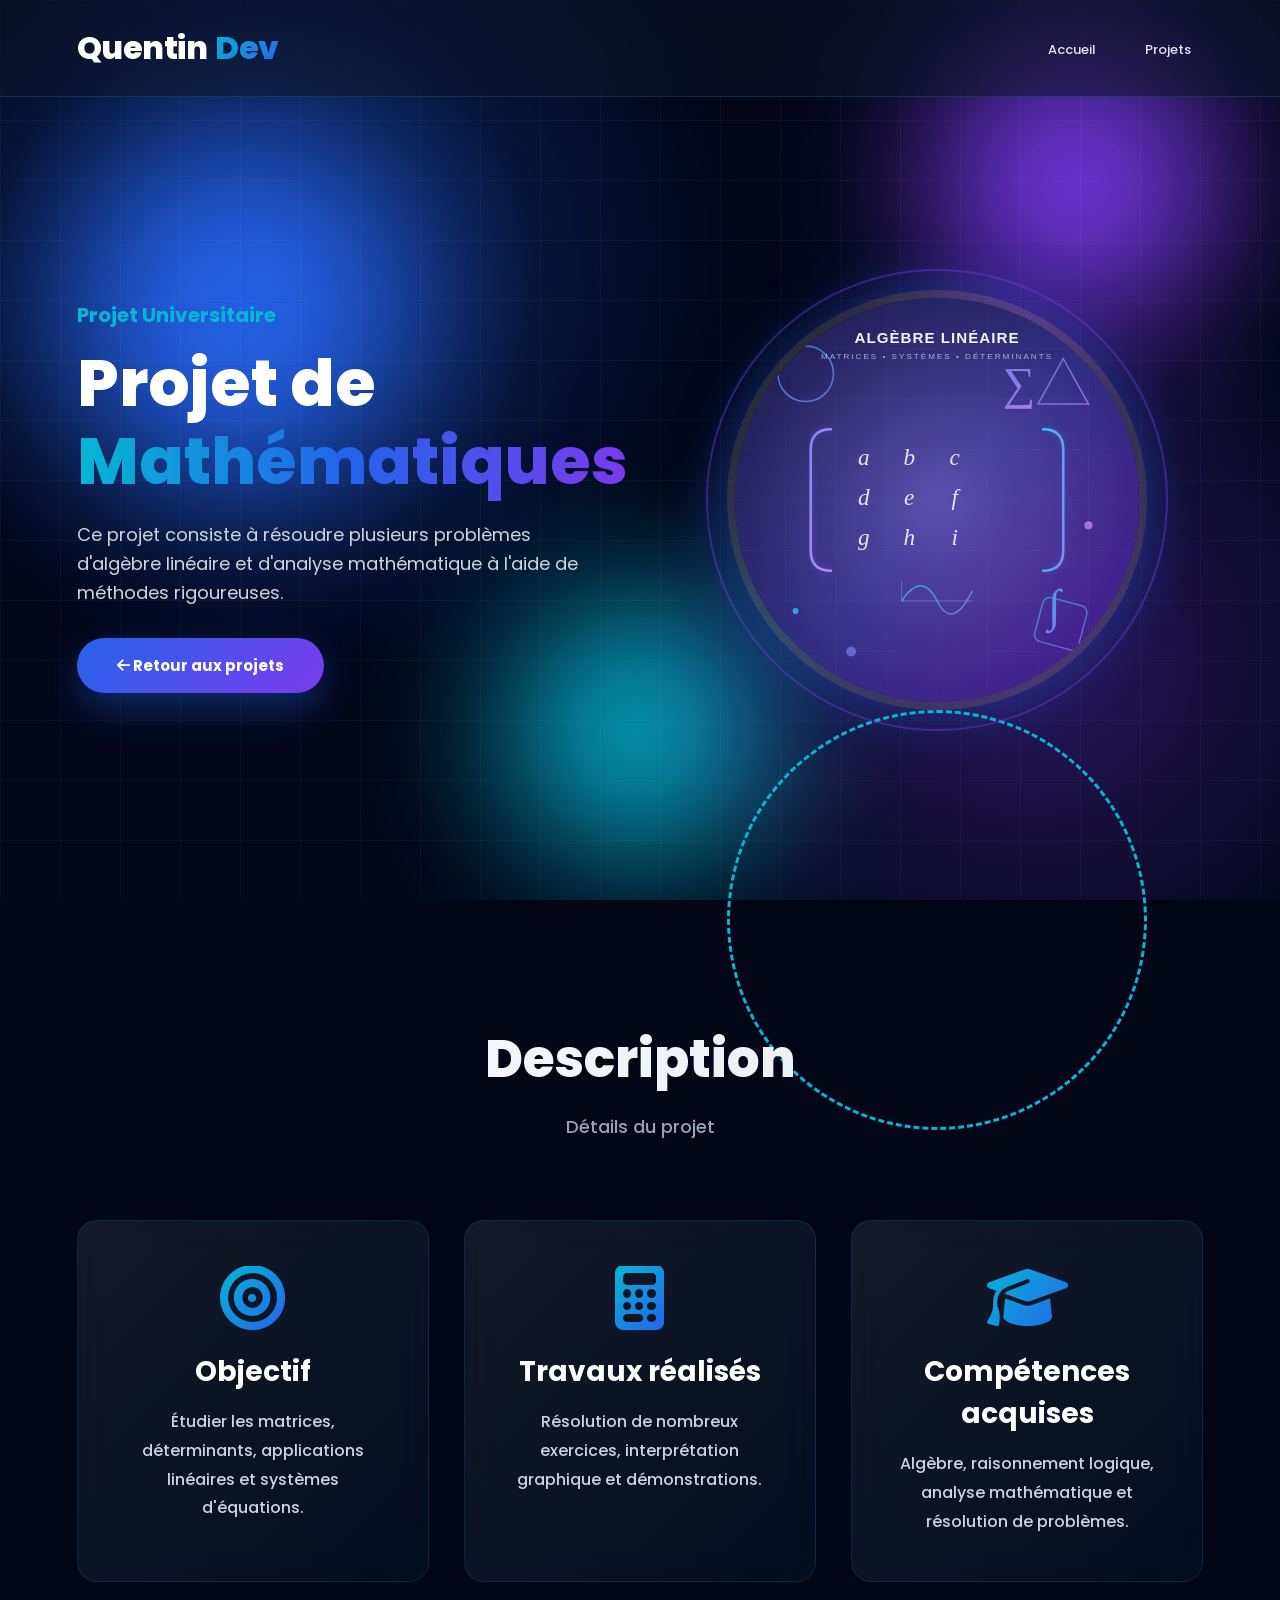
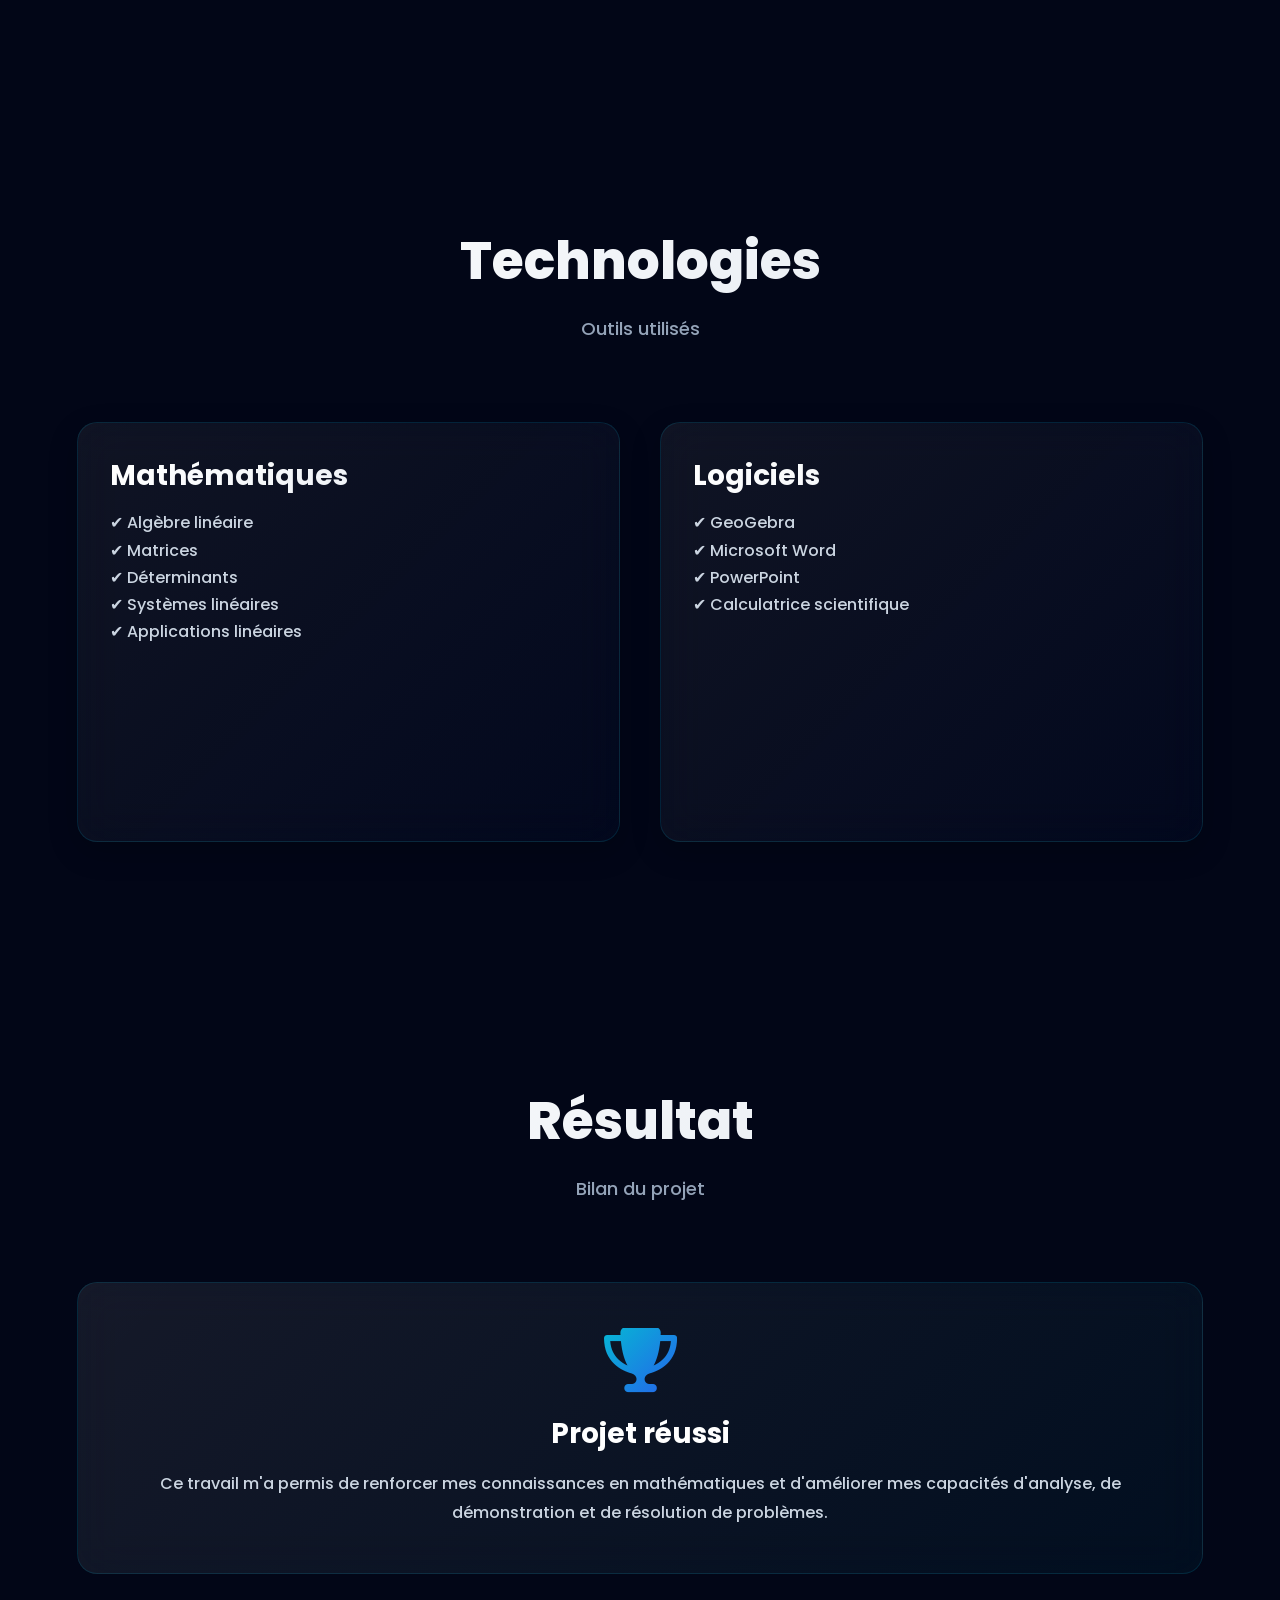
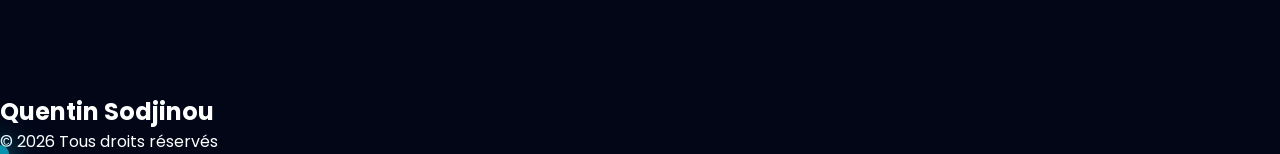
<file: alg.html>
<!DOCTYPE html>
<html lang="fr">

<head>

<meta charset="UTF-8">

<meta name="viewport" content="width=device-width, initial-scale=1.0">

<title>Projet Mathématiques | Quentin Sodjinou</title>

<link rel="stylesheet" href="st.css">

<link rel="stylesheet"
href="https://cdnjs.cloudflare.com/ajax/libs/font-awesome/6.5.2/css/all.min.css">

</head>

<body>

<div class="background">

<span class="blob blob1"></span>

<span class="blob blob2"></span>

<span class="blob blob3"></span>

<div class="grid"></div>

</div>

<header>

<nav class="navbar">

<div class="logo">

Quentin<span>Dev</span>

</div>

<ul class="nav-links">

<li><a href="index.html">Accueil</a></li>

<li><a href="index.html">Projets</a></li>

</ul>

</nav>

</header>

<section class="hero">

<div class="hero-left">

<h4>Projet Universitaire</h4>

<h1>Projet de <span>Mathématiques</span></h1>

<p>

Ce projet consiste à résoudre plusieurs problèmes
d'algèbre linéaire et d'analyse mathématique à l'aide
de méthodes rigoureuses.

</p>

<a href="index.html" class="btn">

<i class="fa-solid fa-arrow-left"></i>

Retour aux projets

</a>

</div>

<div class="hero-right">

<div class="photo">

<img src="maths.svg" alt="Projet Maths">

<div class="circle"></div>

<div class="circle2"></div>

</div>

</div>

</section>

<section>

<div class="title">

<h2>Description</h2>

<p>Détails du projet</p>

</div>

<div class="about-container">

<div class="about-card">

<i class="fa-solid fa-bullseye"></i>

<h3>Objectif</h3>

<p>

Étudier les matrices, déterminants,
applications linéaires et systèmes d'équations.

</p>

</div>

<div class="about-card">

<i class="fa-solid fa-calculator"></i>

<h3>Travaux réalisés</h3>

<p>

Résolution de nombreux exercices,
interprétation graphique et démonstrations.

</p>

</div>

<div class="about-card">

<i class="fa-solid fa-graduation-cap"></i>

<h3>Compétences acquises</h3>

<p>

Algèbre, raisonnement logique,
analyse mathématique et résolution de problèmes.

</p>

</div>

</div>

</section>

<section>

<div class="title">

<h2>Technologies</h2>

<p>Outils utilisés</p>

</div>

<div class="projects">

<div class="project-card">

<div class="project-info">

<h3>Mathématiques</h3>

<p>

✔ Algèbre linéaire<br>

✔ Matrices<br>

✔ Déterminants<br>

✔ Systèmes linéaires<br>

✔ Applications linéaires

</p>

</div>

</div>

<div class="project-card">

<div class="project-info">

<h3>Logiciels</h3>

<p>

✔ GeoGebra<br>

✔ Microsoft Word<br>

✔ PowerPoint<br>

✔ Calculatrice scientifique

</p>

</div>

</div>

</div>

</section>

<section>

<div class="title">

<h2>Résultat</h2>

<p>Bilan du projet</p>

</div>

<div class="about-card">

<i class="fa-solid fa-trophy"></i>

<h3>Projet réussi</h3>

<p>

Ce travail m'a permis de renforcer mes connaissances
en mathématiques et d'améliorer mes capacités
d'analyse, de démonstration et de résolution de problèmes.

</p>

</div>

</section>

<footer>

<div class="footer-content">

<h2>Quentin Sodjinou</h2>

<p>

© 2026 Tous droits réservés

</p>

</div>

</footer>

<script src="sc.js"></script>

</body>

</html>
</file>
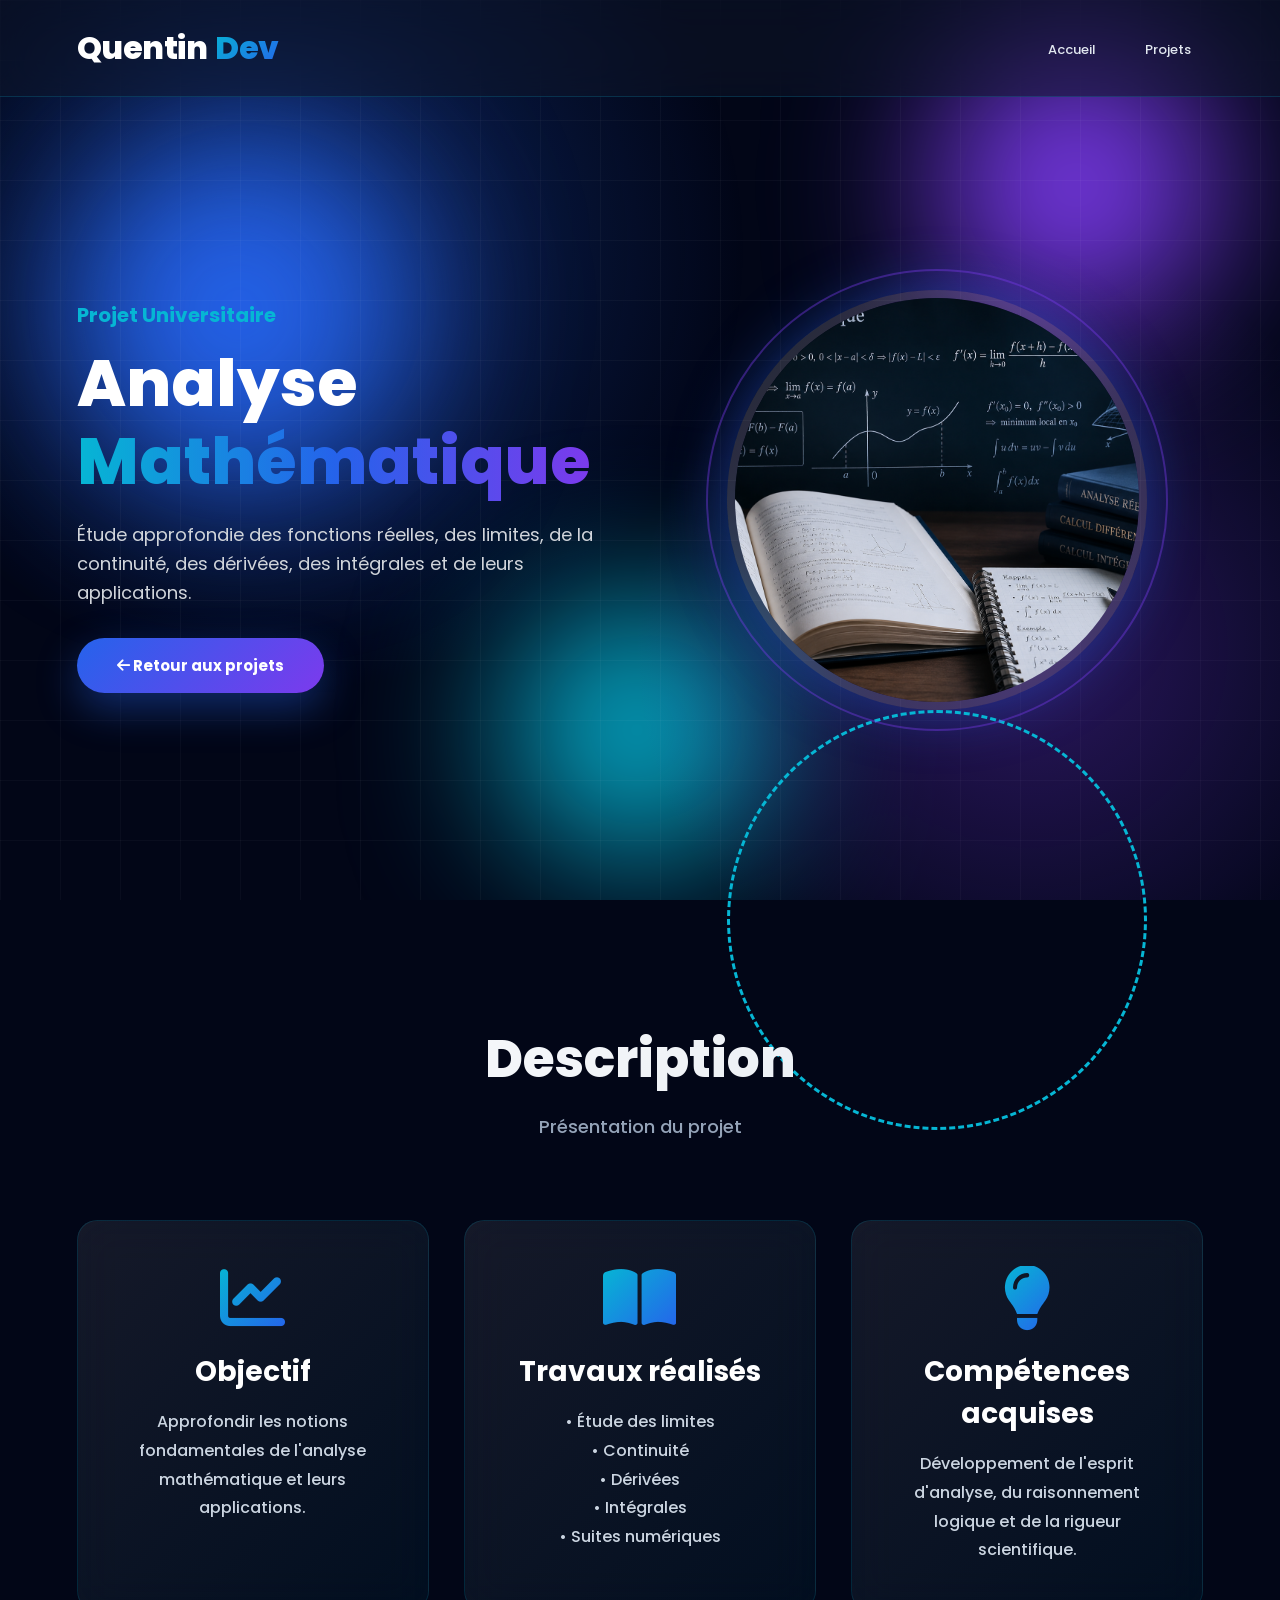
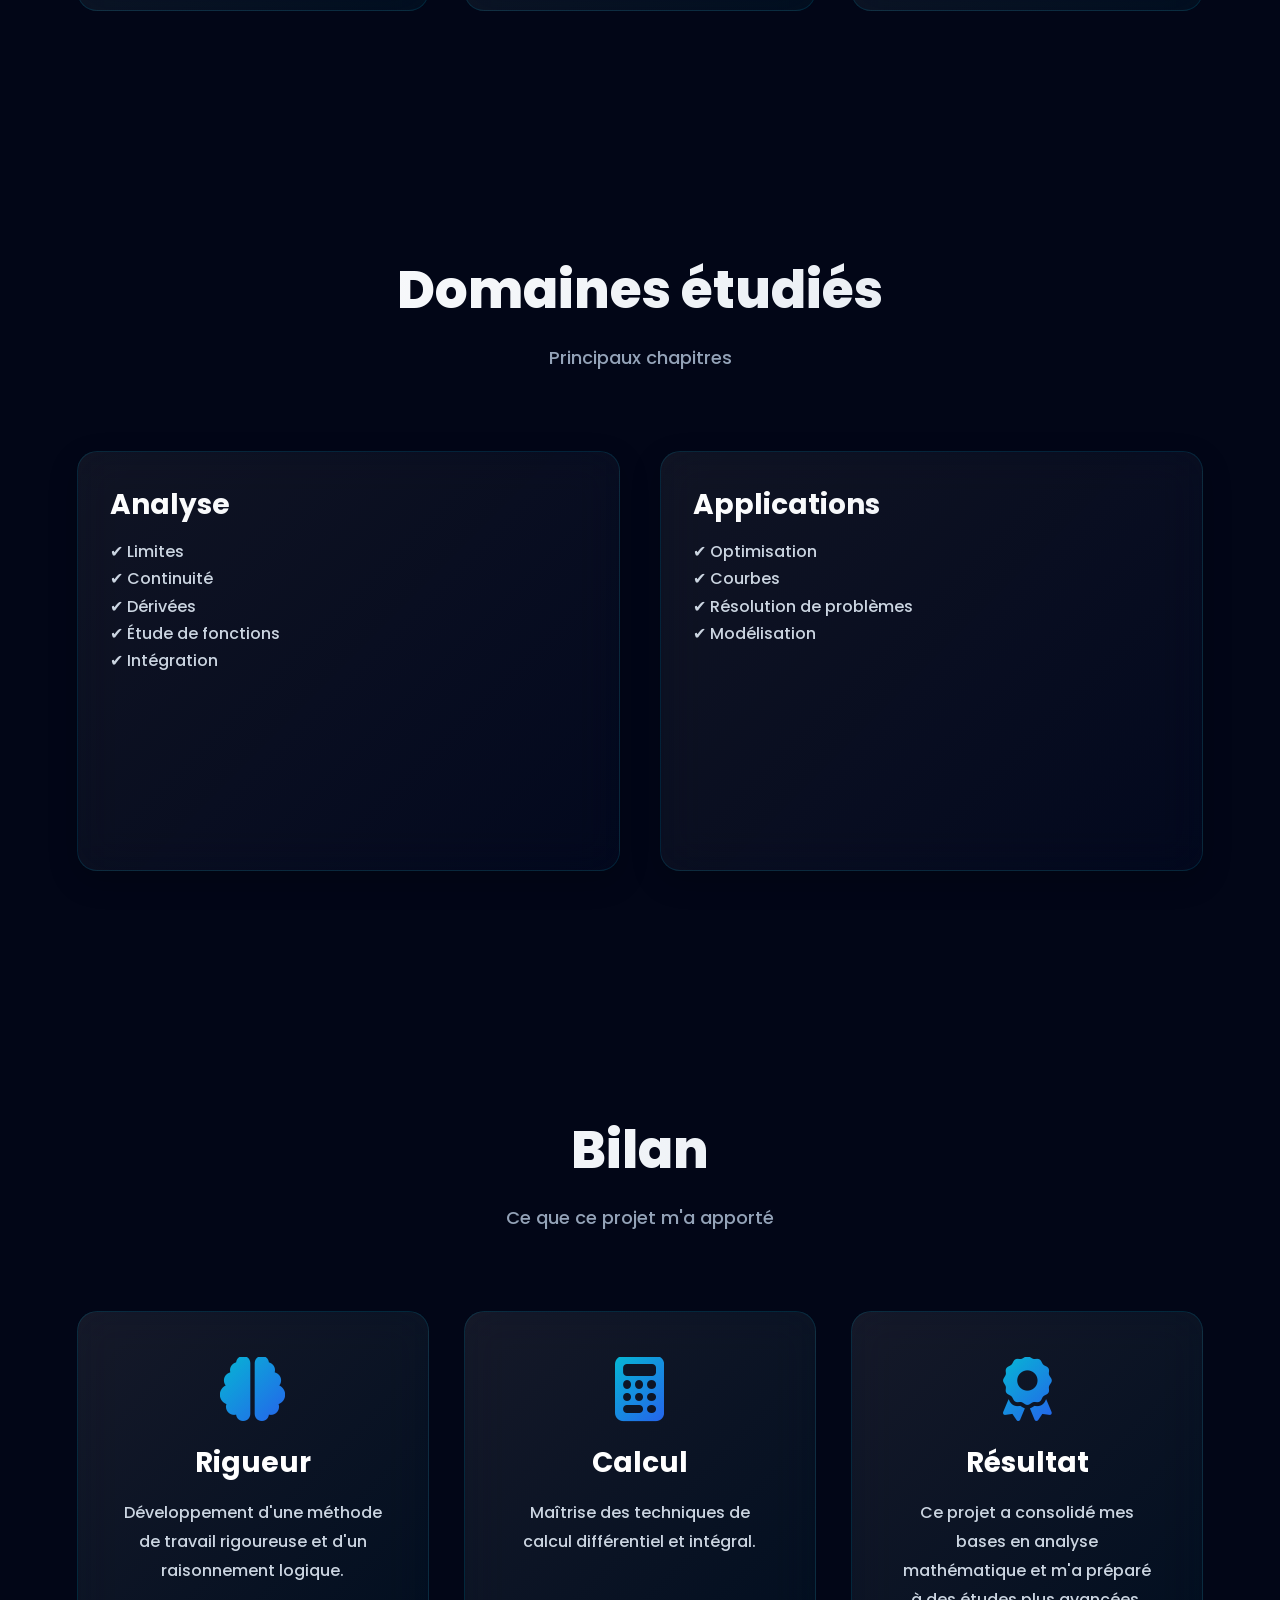
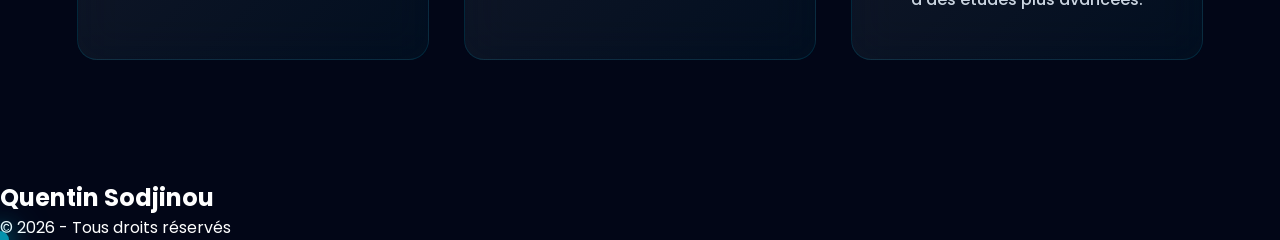
<file: analyse.html>
<!DOCTYPE html>
<html lang="fr">

<head>

<meta charset="UTF-8">

<meta name="viewport" content="width=device-width, initial-scale=1.0">

<title>Projet Analyse Mathématique | Quentin Sodjinou</title>

<link rel="stylesheet" href="st.css">

<link rel="stylesheet"
href="https://cdnjs.cloudflare.com/ajax/libs/font-awesome/6.5.2/css/all.min.css">

</head>

<body>

<div class="background">

<span class="blob blob1"></span>
<span class="blob blob2"></span>
<span class="blob blob3"></span>

<div class="grid"></div>

</div>

<header>

<nav class="navbar">

<div class="logo">

Quentin<span>Dev</span>

</div>

<ul class="nav-links">

<li><a href="id.html">Accueil</a></li>

<li><a href="id.html">Projets</a></li>

</ul>

</nav>

</header>

<section class="hero">

<div class="hero-left">

<h4>Projet Universitaire</h4>

<h1>

Analyse <span>Mathématique</span>

</h1>

<p>

Étude approfondie des fonctions réelles,
des limites, de la continuité,
des dérivées, des intégrales
et de leurs applications.

</p>

<a href="index.html" class="btn">

<i class="fa-solid fa-arrow-left"></i>

Retour aux projets

</a>

</div>

<div class="hero-right">

<div class="photo">

<img src="analyse.jpg" alt="Analyse Mathématique">

<div class="circle"></div>

<div class="circle2"></div>

</div>

</div>

</section>

<section>

<div class="title">

<h2>Description</h2>

<p>Présentation du projet</p>

</div>

<div class="about-container">

<div class="about-card">

<i class="fa-solid fa-chart-line"></i>

<h3>Objectif</h3>

<p>

Approfondir les notions fondamentales
de l'analyse mathématique
et leurs applications.

</p>

</div>

<div class="about-card">

<i class="fa-solid fa-book-open"></i>

<h3>Travaux réalisés</h3>

<p>

• Étude des limites<br>

• Continuité<br>

• Dérivées<br>

• Intégrales<br>

• Suites numériques

</p>

</div>

<div class="about-card">

<i class="fa-solid fa-lightbulb"></i>

<h3>Compétences acquises</h3>

<p>

Développement de l'esprit d'analyse,
du raisonnement logique
et de la rigueur scientifique.

</p>

</div>

</div>

</section>

<section>

<div class="title">

<h2>Domaines étudiés</h2>

<p>Principaux chapitres</p>

</div>

<div class="projects">

<div class="project-card">

<div class="project-info">

<h3>Analyse</h3>

<p>

✔ Limites<br>

✔ Continuité<br>

✔ Dérivées<br>

✔ Étude de fonctions<br>

✔ Intégration

</p>

</div>

</div>

<div class="project-card">

<div class="project-info">

<h3>Applications</h3>

<p>

✔ Optimisation<br>

✔ Courbes<br>

✔ Résolution de problèmes<br>

✔ Modélisation

</p>

</div>

</div>

</div>

</section>

<section>

<div class="title">

<h2>Bilan</h2>

<p>Ce que ce projet m'a apporté</p>

</div>

<div class="about-container">

<div class="about-card">

<i class="fa-solid fa-brain"></i>

<h3>Rigueur</h3>

<p>

Développement d'une méthode
de travail rigoureuse
et d'un raisonnement logique.

</p>

</div>

<div class="about-card">

<i class="fa-solid fa-calculator"></i>

<h3>Calcul</h3>

<p>

Maîtrise des techniques
de calcul différentiel
et intégral.

</p>

</div>

<div class="about-card">

<i class="fa-solid fa-award"></i>

<h3>Résultat</h3>

<p>

Ce projet a consolidé mes bases
en analyse mathématique
et m'a préparé à des études
plus avancées.

</p>

</div>

</div>

</section>

<footer>

<div class="footer-content">

<h2>Quentin Sodjinou</h2>

<p>

© 2026 - Tous droits réservés

</p>

</div>

</footer>

<script src="sc.js"></script>

</body>

</html>
</file>
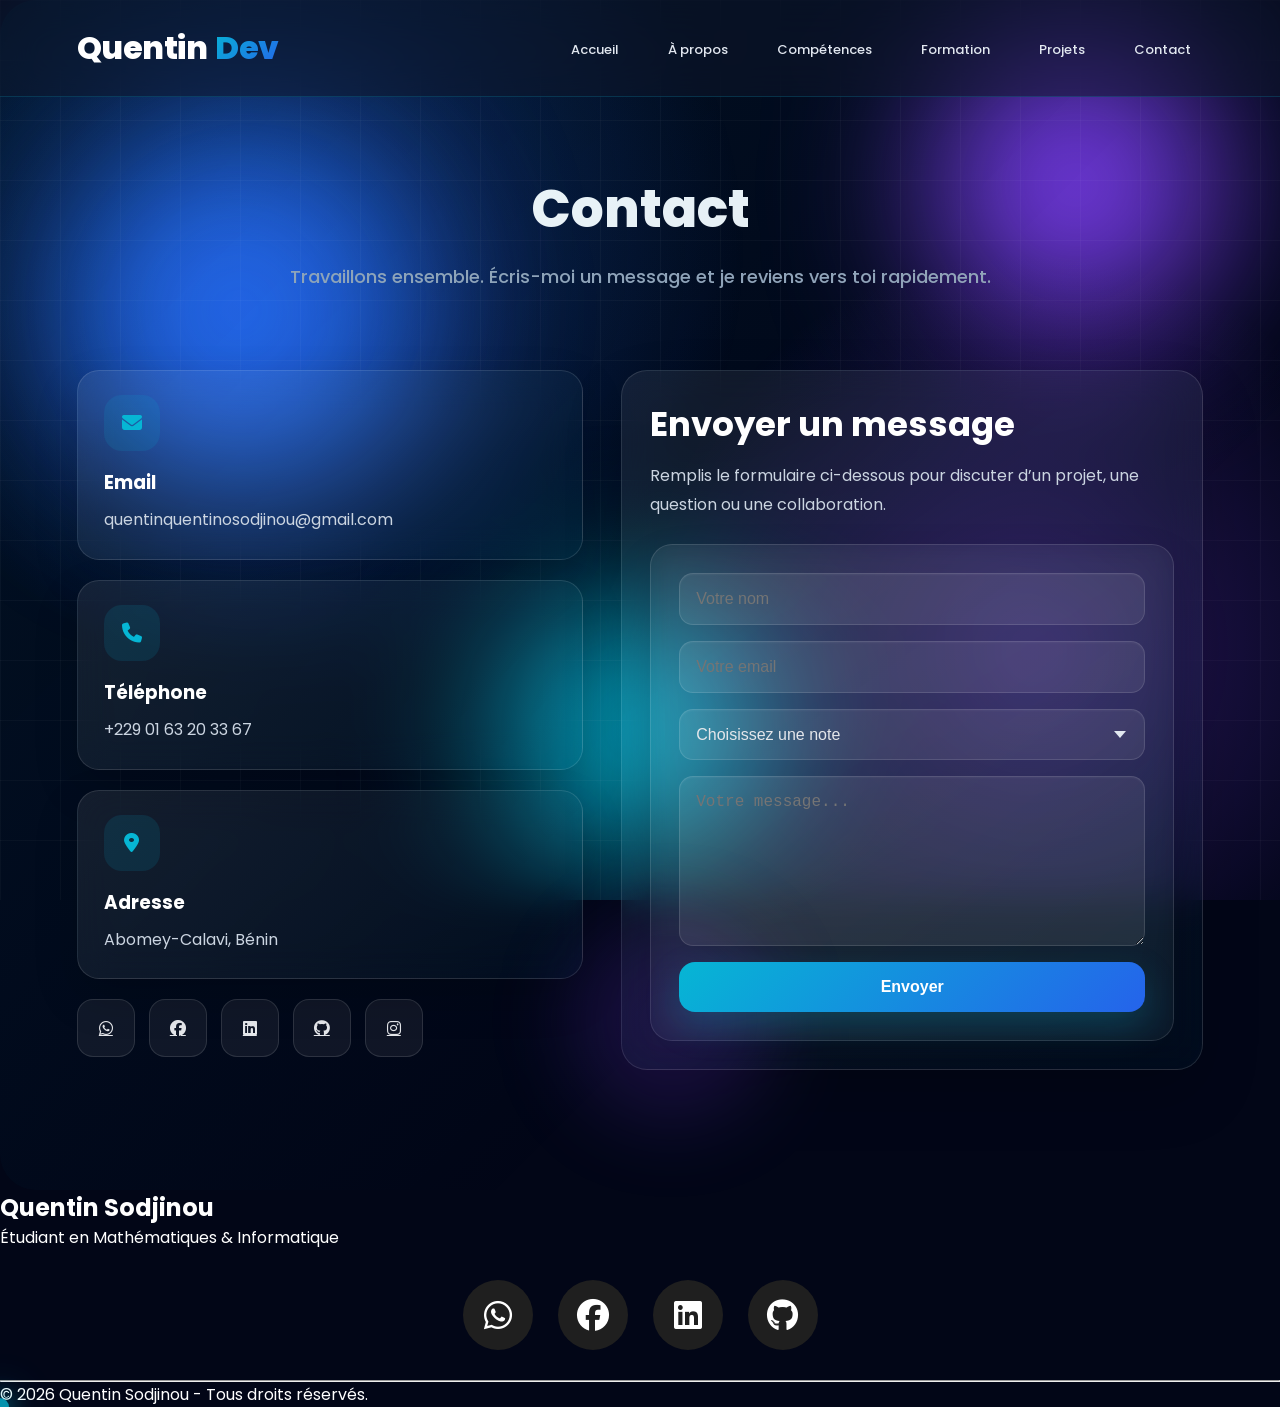
<file: contact.html>
<!DOCTYPE html>
<html lang="fr">

<head>
    <meta charset="UTF-8">
    <meta name="viewport" content="width=device-width, initial-scale=1.0">
    <title>Contact | Quentin Sodjinou</title>
    <meta name="description" content="Contactez Quentin Sodjinou pour un projet, une collaboration ou une question.">
    <link href="https://fonts.googleapis.com/css2?family=Poppins:wght@300;400;500;600;700;800&display=swap" rel="stylesheet">
    <link rel="stylesheet" href="https://cdnjs.cloudflare.com/ajax/libs/font-awesome/6.5.2/css/all.min.css">
    <link rel="stylesheet" href="st.css">
</head>

<body>

<div id="loader">
    <div class="spinner"></div>
</div>

<div class="background">
    <span class="blob blob1"></span>
    <span class="blob blob2"></span>
    <span class="blob blob3"></span>
    <div class="grid"></div>
</div>

<header>
    <nav class="navbar" aria-label="Navigation principale">
        <a href="index.html" class="logo">Quentin<span>Dev</span></a>
        <ul class="nav-links">
            <li><a href="index.html#accueil">Accueil</a></li>
            <li><a href="index.html#apropos">À propos</a></li>
            <li><a href="index.html#competences">Compétences</a></li>
            <li><a href="index.html#formation">Formation</a></li>
            <li><a href="index.html#projets">Projets</a></li>
            <li><a href="contact.html">Contact</a></li>
        </ul>
        <button class="menu-btn" type="button" aria-label="Ouvrir le menu">
            <i class="fa-solid fa-bars"></i>
        </button>
    </nav>
</header>

<main>
    <section id="contact" style="padding-top: clamp(120px, 18vw, 170px);">
        <div class="title">
            <h2>Contact</h2>
            <p>Travaillons ensemble. Écris-moi un message et je reviens vers toi rapidement.</p>
        </div>

        <div class="contact-grid">
            <div class="contact-info">
                <div class="contact-card">
                    <i class="fa-solid fa-envelope"></i>
                    <h3>Email</h3>
                    <p>quentinquentinosodjinou@gmail.com</p>
                </div>

                <div class="contact-card">
                    <i class="fa-solid fa-phone"></i>
                    <h3>Téléphone</h3>
                    <p>+229 01 63 20 33 67</p>
                </div>

                <div class="contact-card">
                    <i class="fa-solid fa-location-dot"></i>
                    <h3>Adresse</h3>
                    <p>Abomey-Calavi, Bénin</p>
                </div>

                <div class="socials contact-socials">
                    <a href="https://wa.me/2290163203367" target="_blank" rel="noopener noreferrer">
                        <i class="fab fa-whatsapp"></i>
                    </a>
                    <a href="https://facebook.com/Sodjinou.Quentin" target="_blank" rel="noopener noreferrer">
                        <i class="fab fa-facebook"></i>
                    </a>
                    <a href="#">
                        <i class="fab fa-linkedin"></i>
                    </a>
                    <a href="#">
                        <i class="fab fa-github"></i>
                    </a>
                    <a href="#">
                        <i class="fab fa-instagram"></i>
                    </a>
                </div>
            </div>

            <div class="contact-panel">
                <div class="contact-panel__intro">
                    <h3>Envoyer un message</h3>
                    <p>Remplis le formulaire ci-dessous pour discuter d’un projet, une question ou une collaboration.</p>
                </div>

                <form action="https://formsubmit.co/quentinquentinosodjinou@gmail.com"
                      method="POST"
                      class="review-form contact-form">
                    <input type="hidden" name="_captcha" value="false">
                    <input type="hidden" name="_next" value="remerciement.html">
                    <input type="hidden" name="_subject" value="Nouveau message depuis le portfolio">
                    <input type="hidden" name="_template" value="table">
                    <input type="text" name="_honey" style="display:none">

                    <input type="text" name="name" placeholder="Votre nom" required>
                    <input type="email" name="email" placeholder="Votre email" required>

                    <select name="note" required>
                        <option value="">Choisissez une note</option>
                        <option>⭐⭐⭐⭐⭐ Excellent</option>
                        <option>⭐⭐⭐⭐ Très bien</option>
                        <option>⭐⭐⭐ Bien</option>
                        <option>⭐⭐ Moyen</option>
                        <option>⭐ À améliorer</option>
                    </select>

                    <textarea name="message" rows="6" placeholder="Votre message..." required></textarea>

                    <button type="submit" class="btn">Envoyer</button>
                </form>
            </div>
        </div>
    </section>
</main>

<footer>
    <div class="footer-content">
        <h2>Quentin Sodjinou</h2>
        <p>Étudiant en Mathématiques & Informatique</p>
        <div class="footer-socials">
            <a href="https://wa.me/2290163203367">
                <i class="fab fa-whatsapp"></i>
            </a>
            <a href="https://facebook.com/Sodjinou.Quentin">
                <i class="fab fa-facebook"></i>
            </a>
            <a href="#">
                <i class="fab fa-linkedin"></i>
            </a>
            <a href="#">
                <i class="fab fa-github"></i>
            </a>
        </div>
        <hr>
        <p>© 2026 Quentin Sodjinou - Tous droits réservés.</p>
    </div>
</footer>

<button id="scrollTop">
    <i class="fa-solid fa-arrow-up"></i>
</button>

<script src="sc.js"></script>
</body>
</html>
</file>
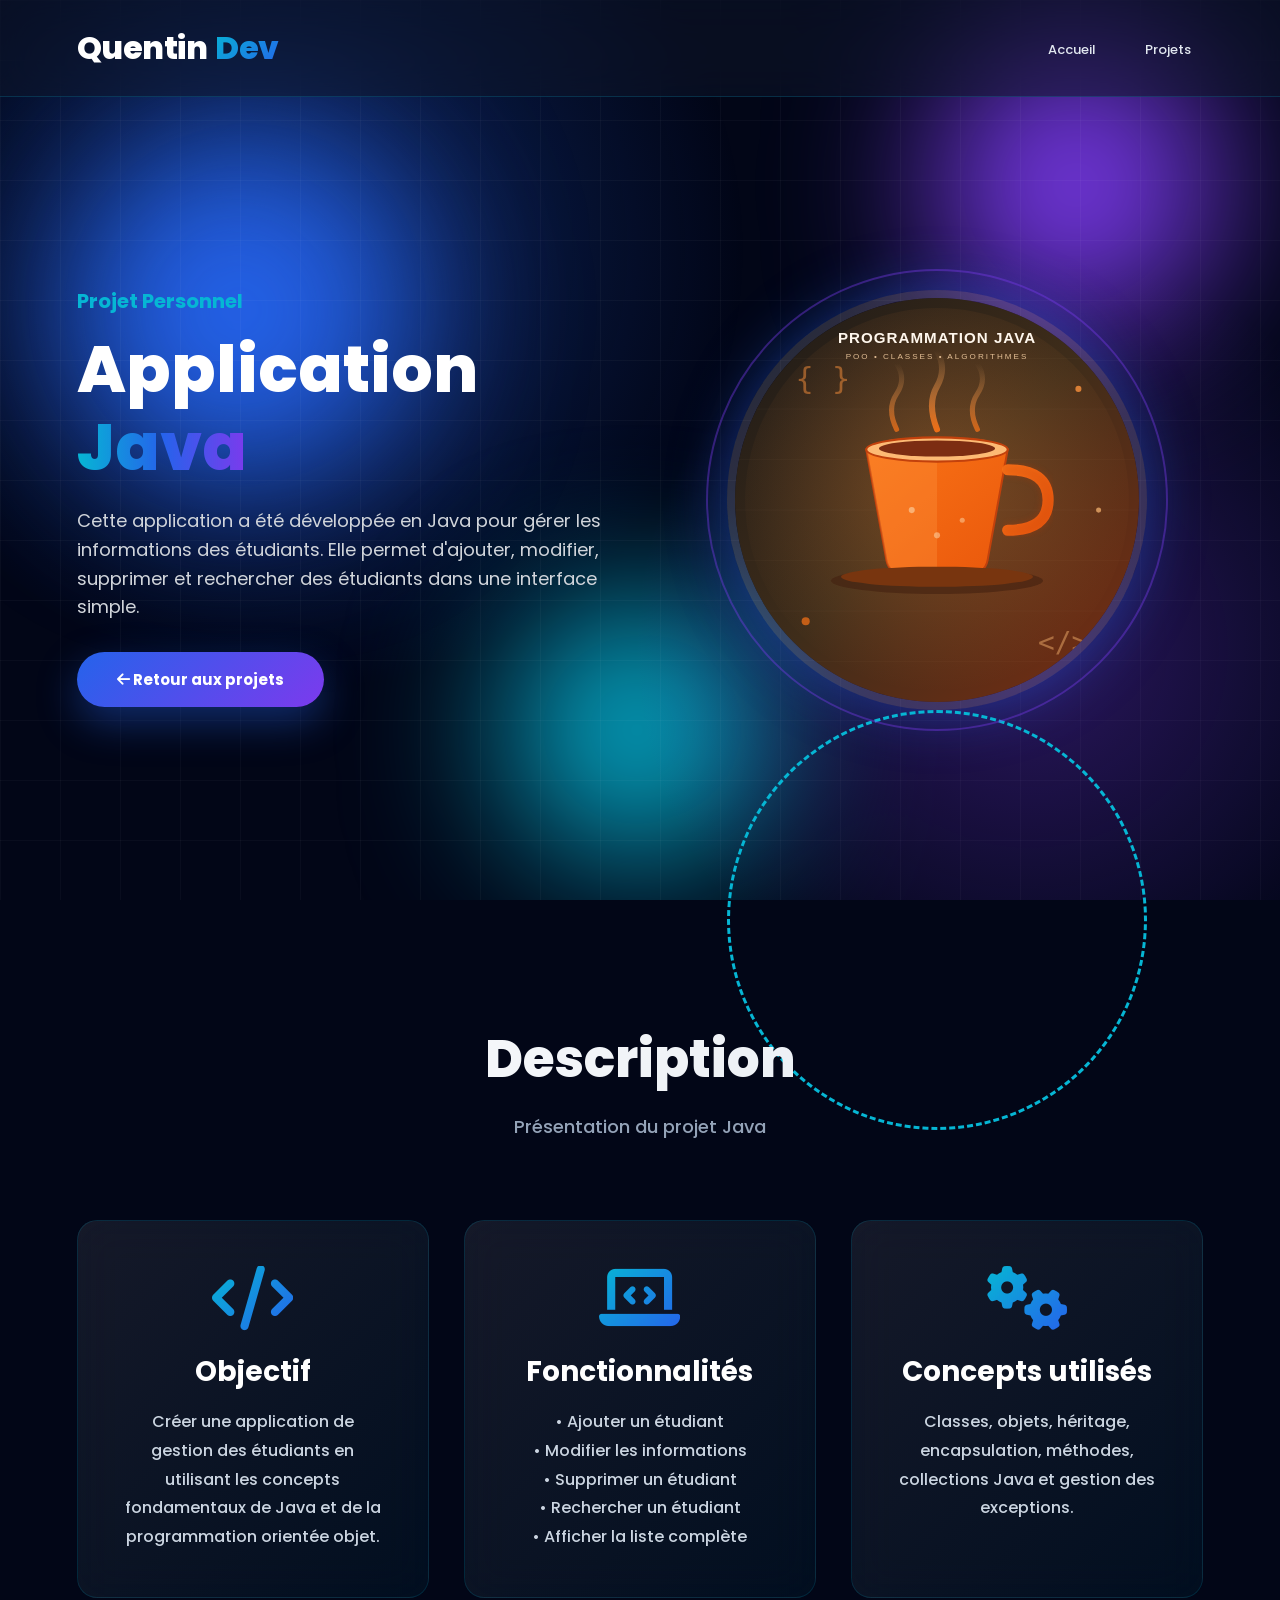
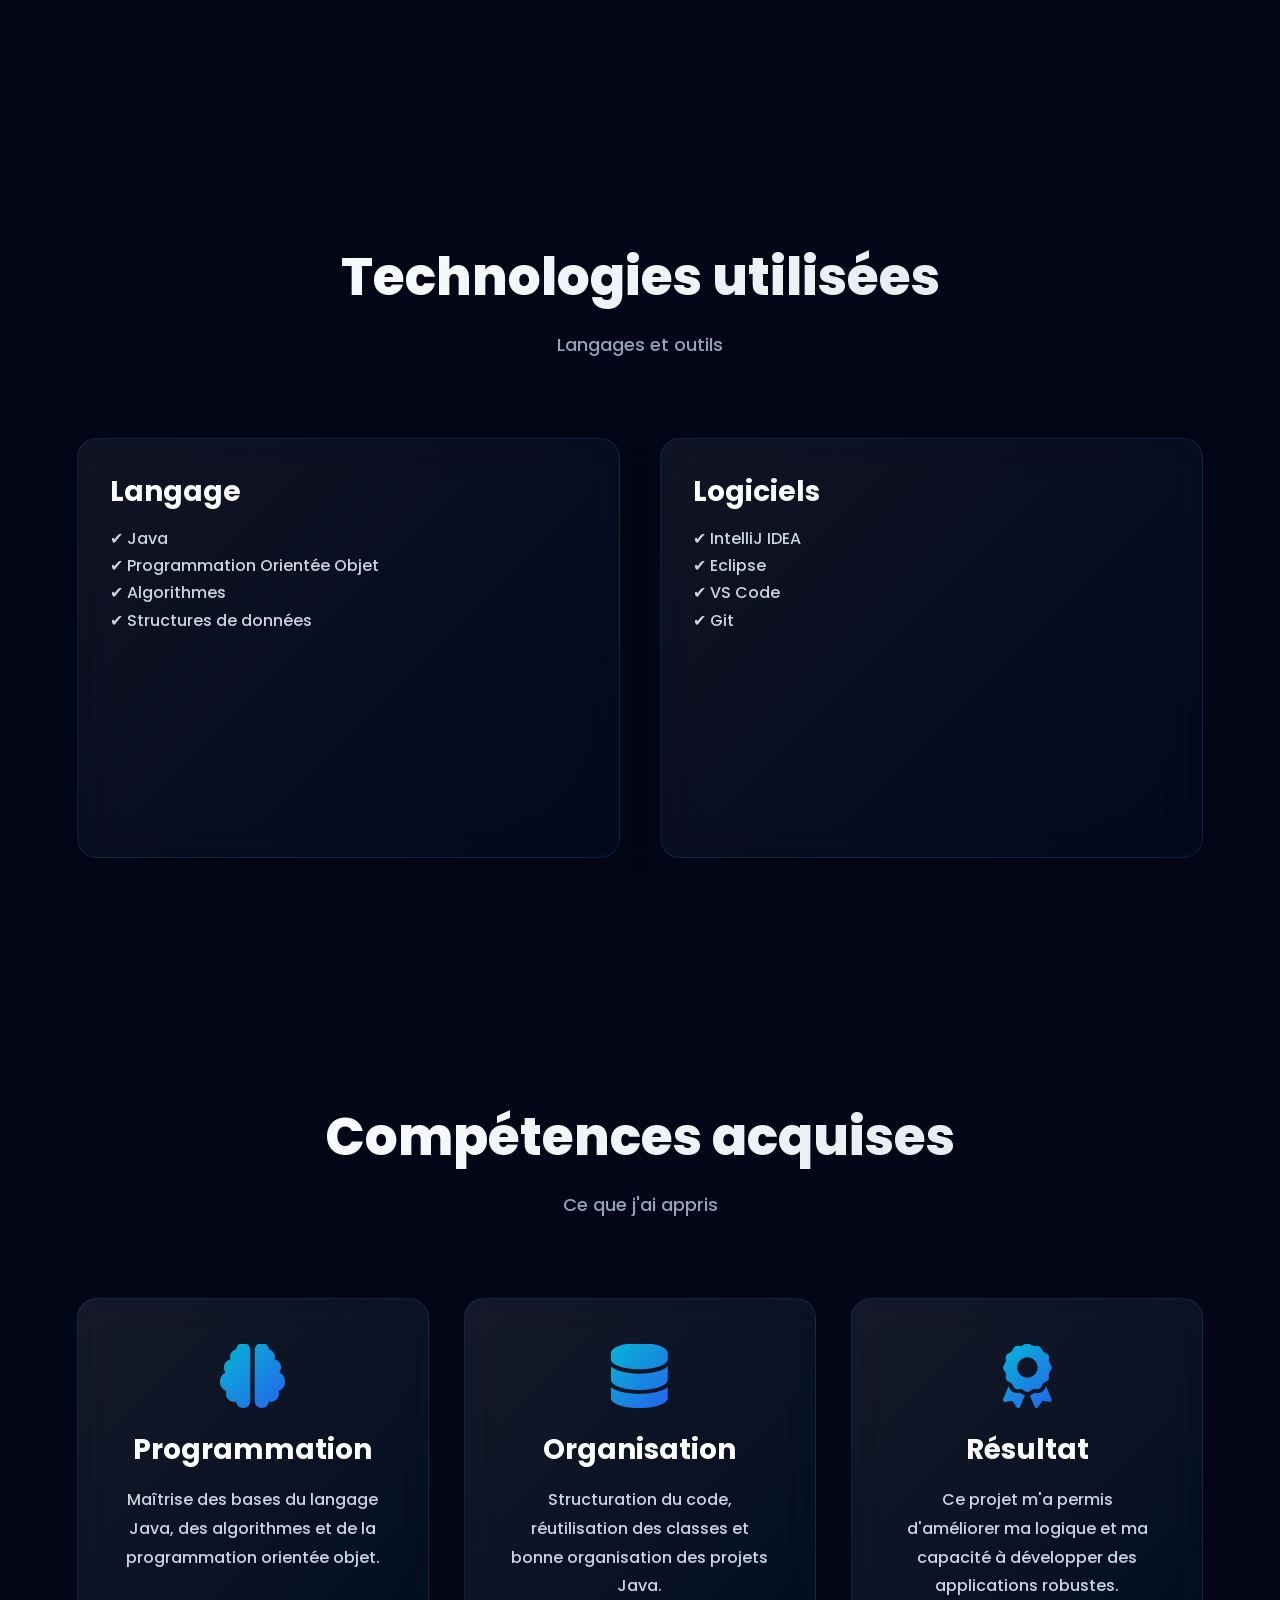
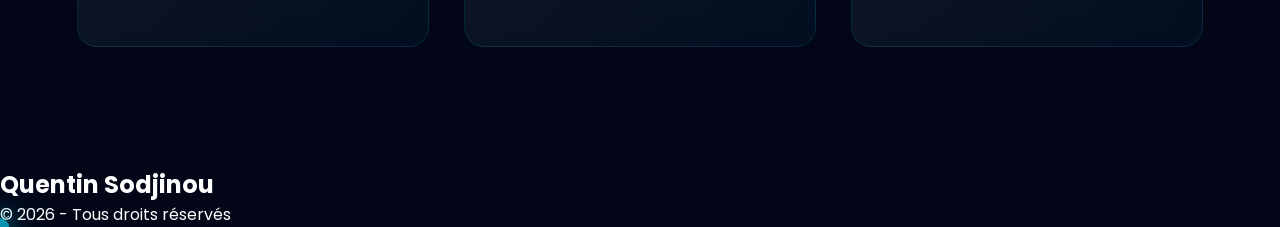
<file: java.html>
<!DOCTYPE html>
<html lang="fr">

<head>

<meta charset="UTF-8">

<meta name="viewport" content="width=device-width, initial-scale=1.0">

<title>Projet Java | Quentin Sodjinou</title>

<link rel="stylesheet" href="st.css">

<link rel="stylesheet"
href="https://cdnjs.cloudflare.com/ajax/libs/font-awesome/6.5.2/css/all.min.css">

</head>

<body>

<div class="background">

<span class="blob blob1"></span>
<span class="blob blob2"></span>
<span class="blob blob3"></span>

<div class="grid"></div>

</div>

<header>

<nav class="navbar">

<div class="logo">

Quentin<span>Dev</span>

</div>

<ul class="nav-links">

<li><a href="index.html">Accueil</a></li>

<li><a href="index.html#projets">Projets</a></li>

</ul>

</nav>

</header>

<section class="hero">

<div class="hero-left">

<h4>Projet Personnel</h4>

<h1>

Application <span>Java</span>

</h1>

<p>

Cette application a été développée en Java pour gérer
les informations des étudiants.
Elle permet d'ajouter, modifier, supprimer et rechercher
des étudiants dans une interface simple.

</p>

<a href="index.html#projets" class="btn">

<i class="fa-solid fa-arrow-left"></i>

Retour aux projets

</a>

</div>

<div class="hero-right">

<div class="photo">

<img src="java.svg" alt="Projet Java">

<div class="circle"></div>

<div class="circle2"></div>

</div>

</div>

</section>

<section>

<div class="title">

<h2>Description</h2>

<p>Présentation du projet Java</p>

</div>

<div class="about-container">

<div class="about-card">

<i class="fa-solid fa-code"></i>

<h3>Objectif</h3>

<p>

Créer une application de gestion des étudiants
en utilisant les concepts fondamentaux de Java
et de la programmation orientée objet.

</p>

</div>

<div class="about-card">

<i class="fa-solid fa-laptop-code"></i>

<h3>Fonctionnalités</h3>

<p>

• Ajouter un étudiant<br>

• Modifier les informations<br>

• Supprimer un étudiant<br>

• Rechercher un étudiant<br>

• Afficher la liste complète

</p>

</div>

<div class="about-card">

<i class="fa-solid fa-gears"></i>

<h3>Concepts utilisés</h3>

<p>

Classes, objets, héritage,
encapsulation, méthodes,
collections Java et gestion
des exceptions.

</p>

</div>

</div>

</section>

<section>

<div class="title">

<h2>Technologies utilisées</h2>

<p>Langages et outils</p>

</div>

<div class="projects">

<div class="project-card">

<div class="project-info">

<h3>Langage</h3>

<p>

✔ Java<br>
✔ Programmation Orientée Objet<br>
✔ Algorithmes<br>
✔ Structures de données

</p>

</div>

</div>

<div class="project-card">

<div class="project-info">

<h3>Logiciels</h3>

<p>

✔ IntelliJ IDEA<br>
✔ Eclipse<br>
✔ VS Code<br>
✔ Git

</p>

</div>

</div>

</div>

</section>

<section>

<div class="title">

<h2>Compétences acquises</h2>

<p>Ce que j'ai appris</p>

</div>

<div class="about-container">

<div class="about-card">

<i class="fa-solid fa-brain"></i>

<h3>Programmation</h3>

<p>

Maîtrise des bases du langage Java,
des algorithmes et de la programmation
orientée objet.

</p>

</div>

<div class="about-card">

<i class="fa-solid fa-database"></i>

<h3>Organisation</h3>

<p>

Structuration du code,
réutilisation des classes
et bonne organisation
des projets Java.

</p>

</div>

<div class="about-card">

<i class="fa-solid fa-award"></i>

<h3>Résultat</h3>

<p>

Ce projet m'a permis
d'améliorer ma logique
et ma capacité à développer
des applications robustes.

</p>

</div>

</div>

</section>

<footer>

<div class="footer-content">

<h2>Quentin Sodjinou</h2>

<p>

© 2026 - Tous droits réservés

</p>

</div>

</footer>

<script src="sc.js"></script>

</body>

</html>
</file>
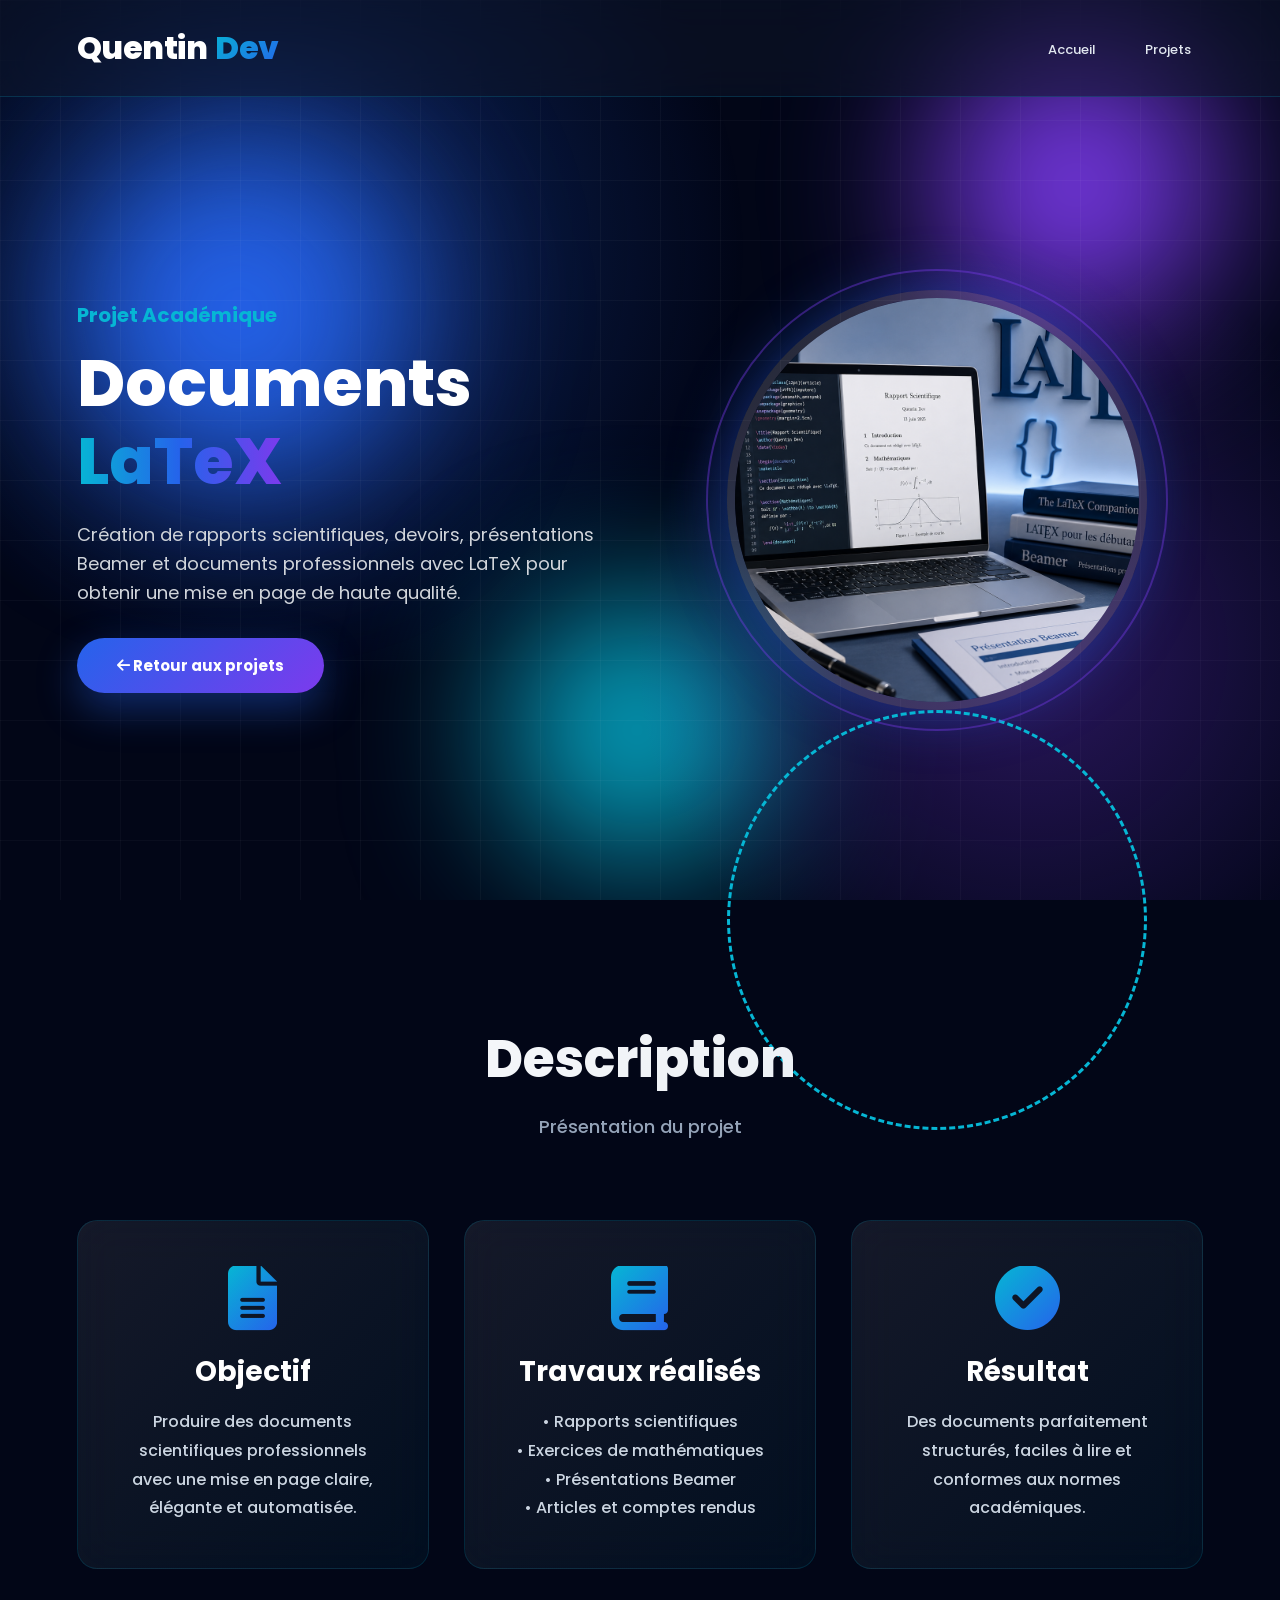
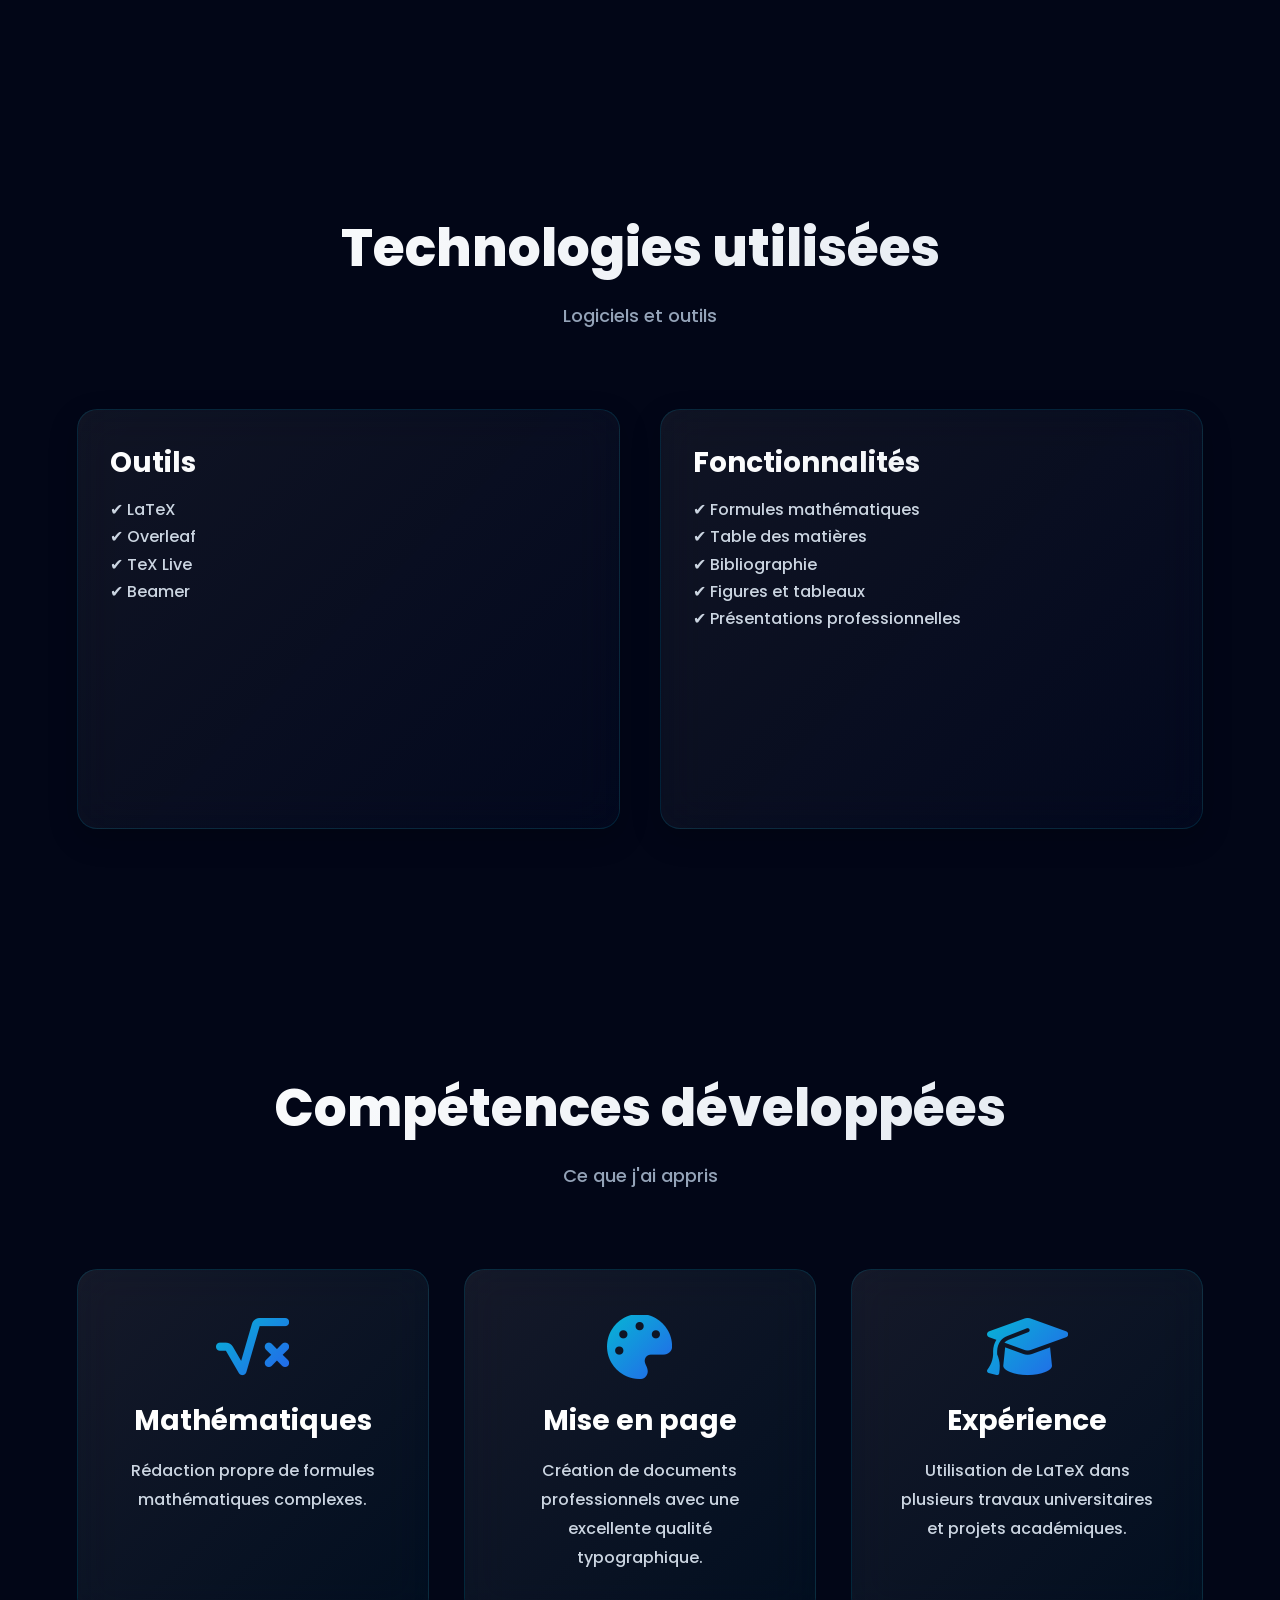
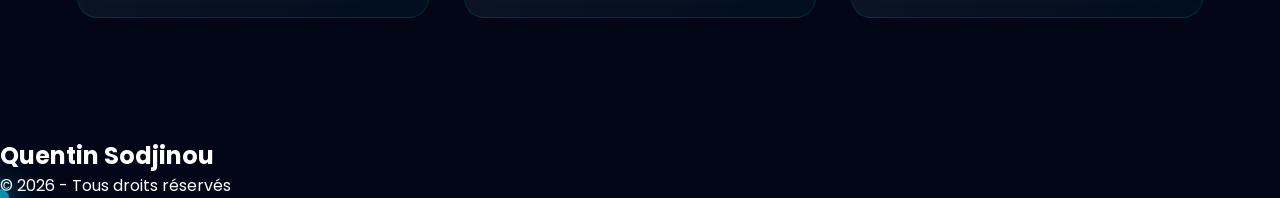
<file: latex.html>
<!DOCTYPE html>
<html lang="fr">

<head>

<meta charset="UTF-8">

<meta name="viewport" content="width=device-width, initial-scale=1.0">

<title>Projet LaTeX | Quentin Sodjinou</title>

<link rel="stylesheet" href="st.css">

<link rel="stylesheet"
href="https://cdnjs.cloudflare.com/ajax/libs/font-awesome/6.5.2/css/all.min.css">

</head>

<body>

<div class="background">

<span class="blob blob1"></span>
<span class="blob blob2"></span>
<span class="blob blob3"></span>

<div class="grid"></div>

</div>

<header>

<nav class="navbar">

<div class="logo">

Quentin<span>Dev</span>

</div>

<ul class="nav-links">

<li><a href="index.html">Accueil</a></li>

<li><a href="index.html">Projets</a></li>

</ul>

</nav>

</header>

<section class="hero">

<div class="hero-left">

<h4>Projet Académique</h4>

<h1>

Documents <span>LaTeX</span>

</h1>

<p>

Création de rapports scientifiques, devoirs,
présentations Beamer et documents professionnels
avec LaTeX pour obtenir une mise en page
de haute qualité.

</p>

<a href="index.html" class="btn">

<i class="fa-solid fa-arrow-left"></i>

Retour aux projets

</a>

</div>

<div class="hero-right">

<div class="photo">

<img src="Lta.jpg" alt="Projet LaTeX">

<div class="circle"></div>

<div class="circle2"></div>

</div>

</div>

</section>

<section>

<div class="title">

<h2>Description</h2>

<p>Présentation du projet</p>

</div>

<div class="about-container">

<div class="about-card">

<i class="fa-solid fa-file-lines"></i>

<h3>Objectif</h3>

<p>

Produire des documents scientifiques
professionnels avec une mise en page
claire, élégante et automatisée.

</p>

</div>

<div class="about-card">

<i class="fa-solid fa-book"></i>

<h3>Travaux réalisés</h3>

<p>

• Rapports scientifiques<br>

• Exercices de mathématiques<br>

• Présentations Beamer<br>

• Articles et comptes rendus

</p>

</div>

<div class="about-card">

<i class="fa-solid fa-check-circle"></i>

<h3>Résultat</h3>

<p>

Des documents parfaitement structurés,
faciles à lire et conformes aux normes
académiques.

</p>

</div>

</div>

</section>

<section>

<div class="title">

<h2>Technologies utilisées</h2>

<p>Logiciels et outils</p>

</div>

<div class="projects">

<div class="project-card">

<div class="project-info">

<h3>Outils</h3>

<p>

✔ LaTeX<br>

✔ Overleaf<br>

✔ TeX Live<br>

✔ Beamer

</p>

</div>

</div>

<div class="project-card">

<div class="project-info">

<h3>Fonctionnalités</h3>

<p>

✔ Formules mathématiques<br>

✔ Table des matières<br>

✔ Bibliographie<br>

✔ Figures et tableaux<br>

✔ Présentations professionnelles

</p>

</div>

</div>

</div>

</section>

<section>

<div class="title">

<h2>Compétences développées</h2>

<p>Ce que j'ai appris</p>

</div>

<div class="about-container">

<div class="about-card">

<i class="fa-solid fa-square-root-variable"></i>

<h3>Mathématiques</h3>

<p>

Rédaction propre de formules
mathématiques complexes.

</p>

</div>

<div class="about-card">

<i class="fa-solid fa-palette"></i>

<h3>Mise en page</h3>

<p>

Création de documents
professionnels avec une excellente
qualité typographique.

</p>

</div>

<div class="about-card">

<i class="fa-solid fa-graduation-cap"></i>

<h3>Expérience</h3>

<p>

Utilisation de LaTeX dans plusieurs
travaux universitaires et projets
académiques.

</p>

</div>

</div>

</section>

<footer>

<div class="footer-content">

<h2>Quentin Sodjinou</h2>

<p>

© 2026 - Tous droits réservés

</p>

</div>

</footer>

<script src="sc.js"></script>

</body>

</html>
</file>
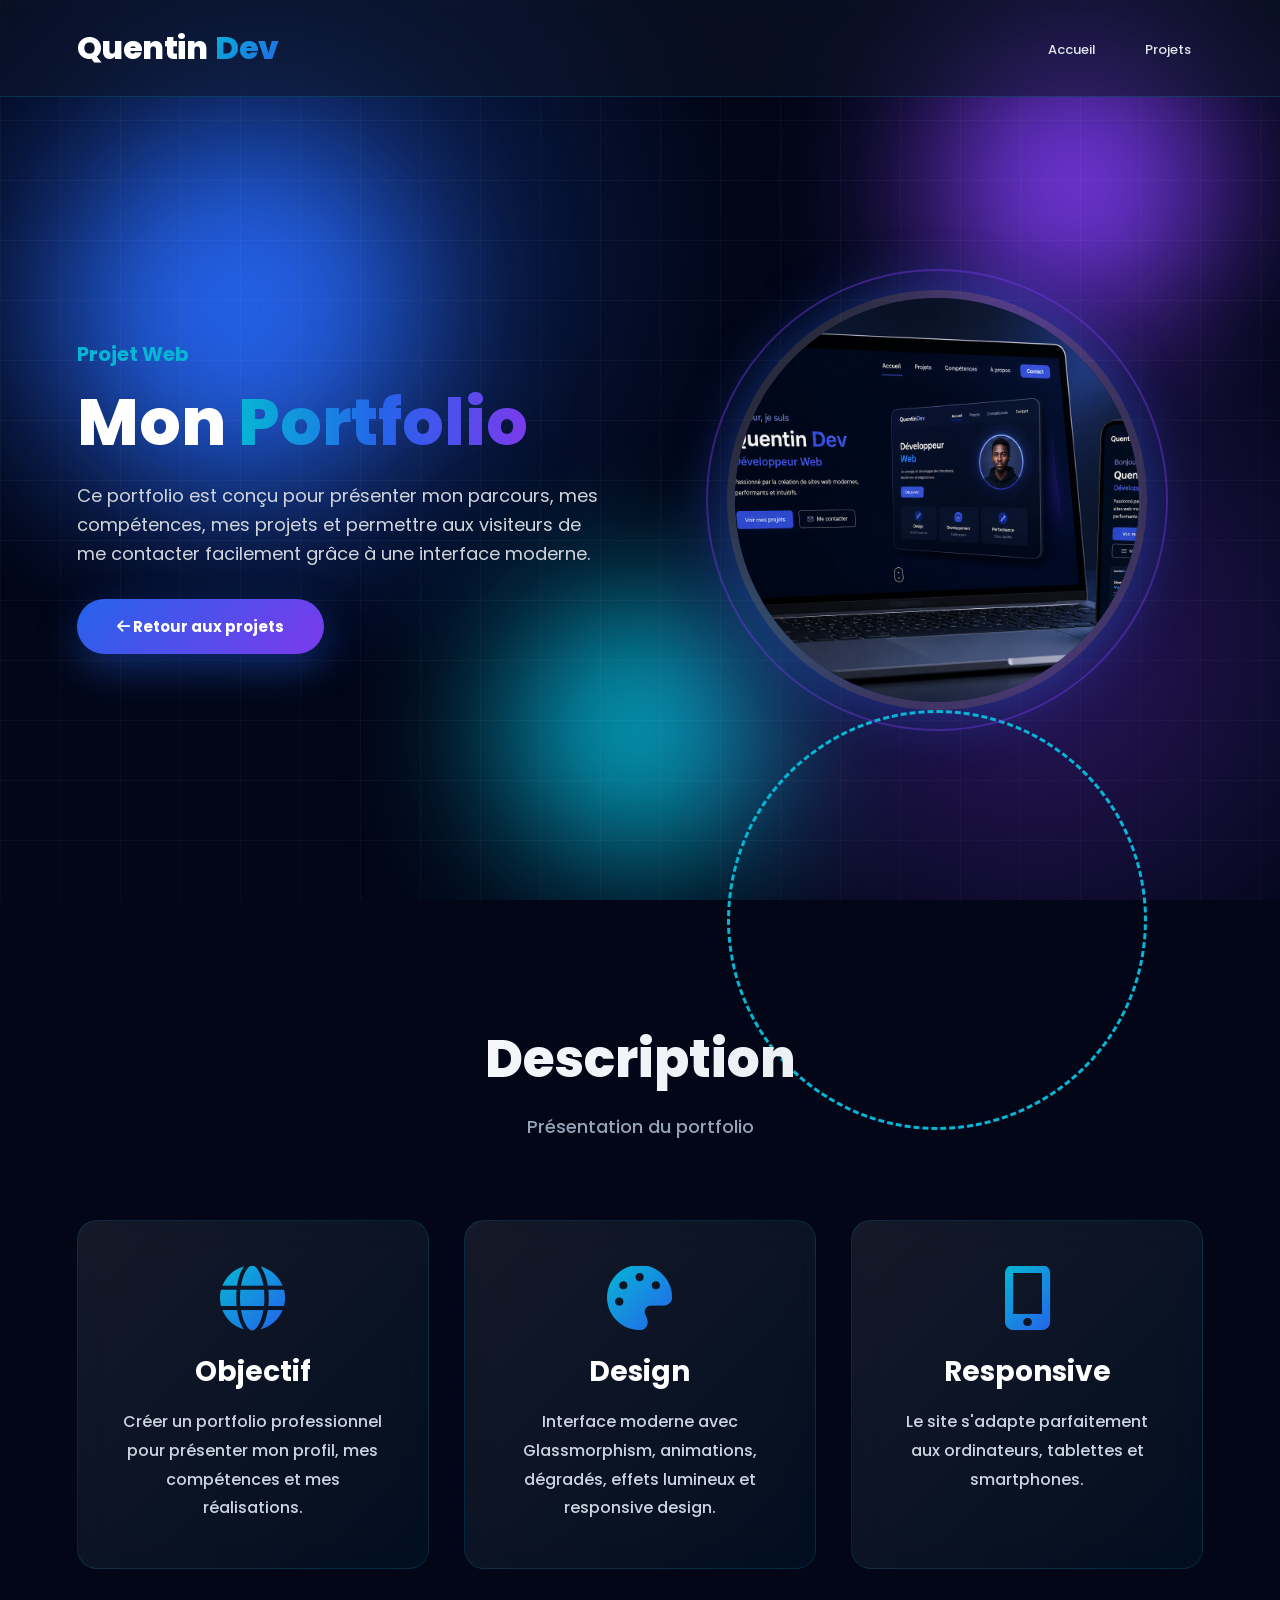
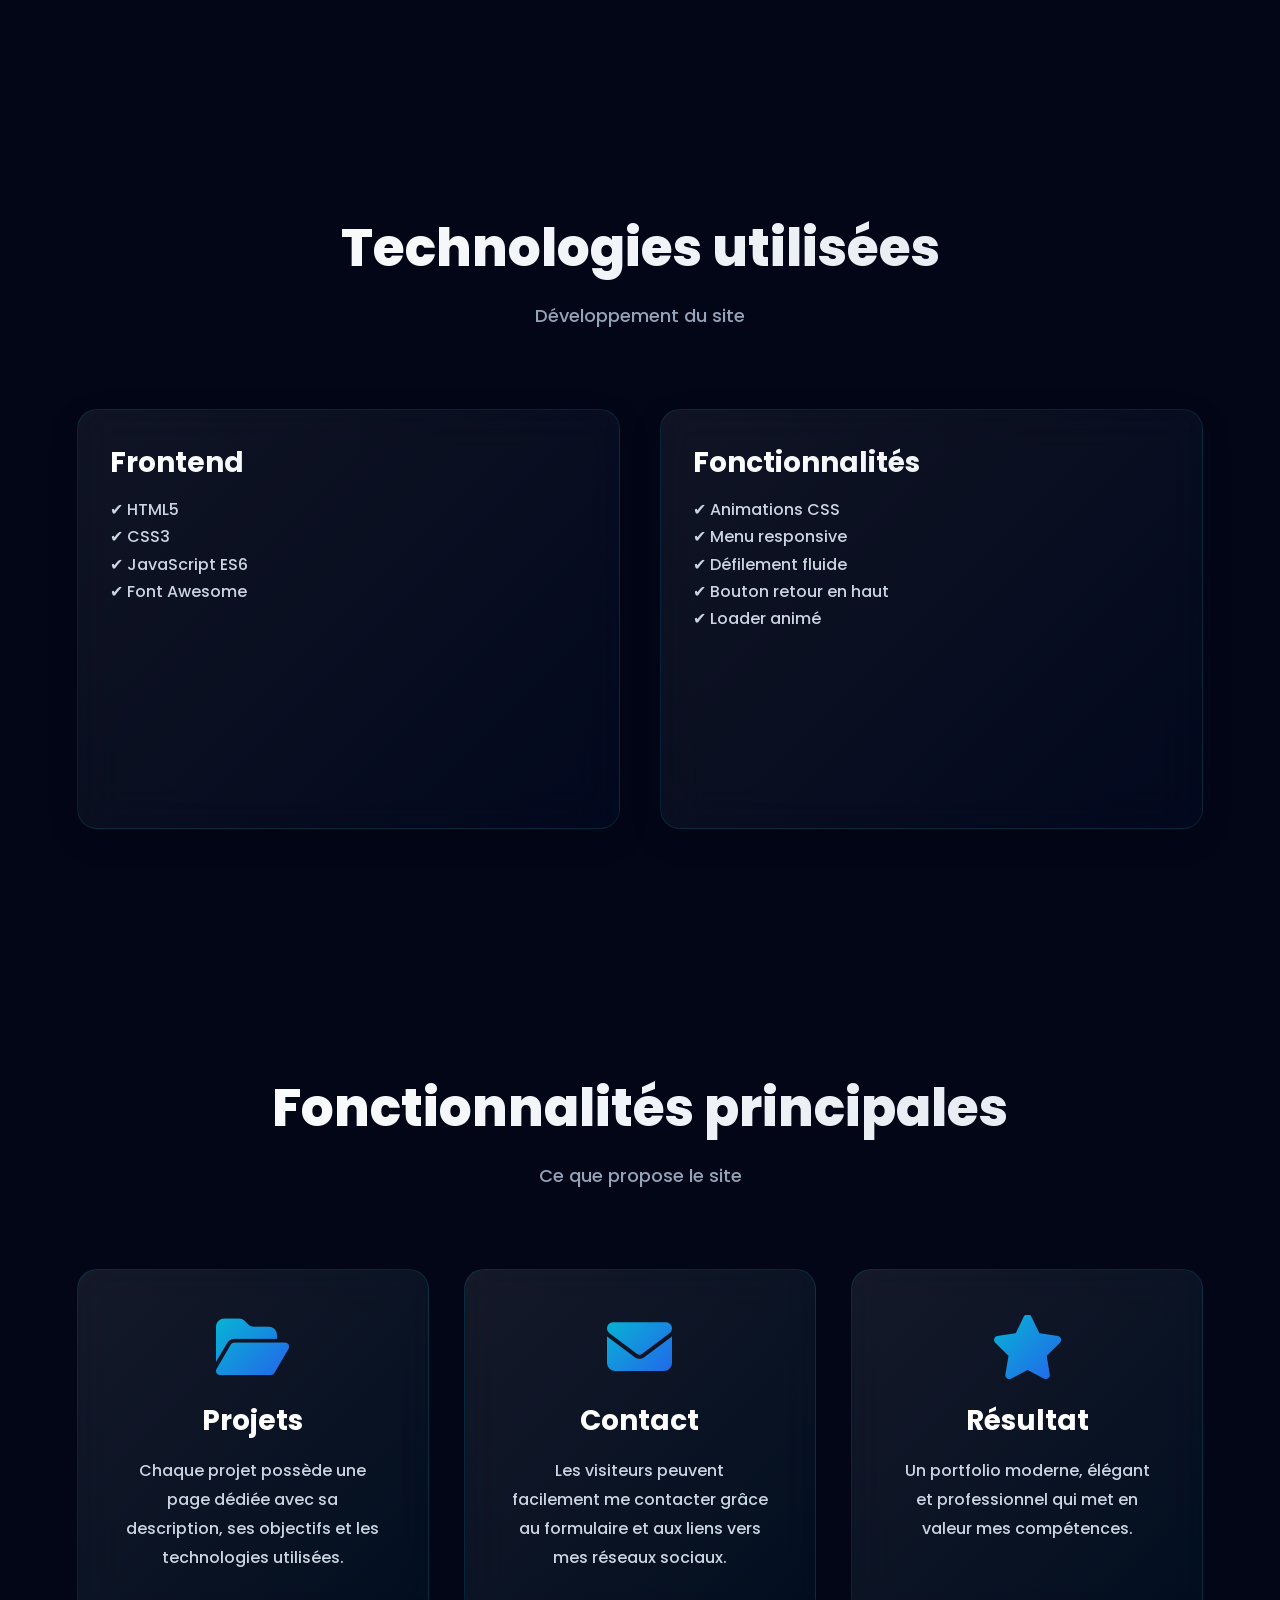
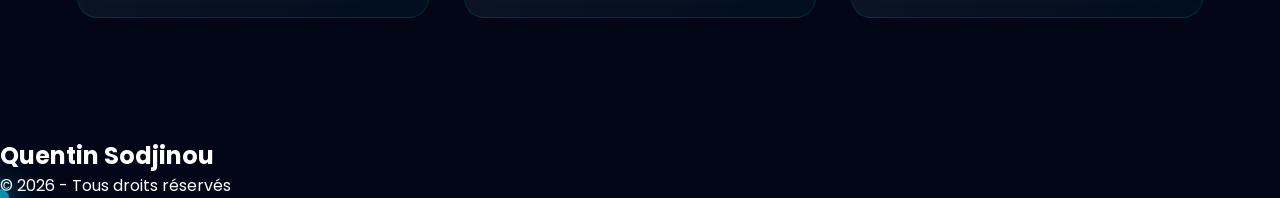
<file: portfolio.html>
<!DOCTYPE html>
<html lang="fr">

<head>

<meta charset="UTF-8">

<meta name="viewport" content="width=device-width, initial-scale=1.0">

<title>Portfolio Personnel | Quentin Sodjinou</title>

<link rel="stylesheet" href="st.css">

<link rel="stylesheet"
href="https://cdnjs.cloudflare.com/ajax/libs/font-awesome/6.5.2/css/all.min.css">

</head>

<body>

<div class="background">

<span class="blob blob1"></span>
<span class="blob blob2"></span>
<span class="blob blob3"></span>

<div class="grid"></div>

</div>

<header>

<nav class="navbar">

<div class="logo">

Quentin<span>Dev</span>

</div>

<ul class="nav-links">

<li><a href="index.html">Accueil</a></li>

<li><a href="index.html">Projets</a></li>

</ul>

</nav>

</header>

<section class="hero">

<div class="hero-left">

<h4>Projet Web</h4>

<h1>

Mon <span>Portfolio</span>

</h1>

<p>

Ce portfolio est conçu pour présenter mon parcours,
mes compétences, mes projets et permettre aux visiteurs
de me contacter facilement grâce à une interface moderne.

</p>

<a href="index.html" class="btn">

<i class="fa-solid fa-arrow-left"></i>

Retour aux projets

</a>

</div>

<div class="hero-right">

<div class="photo">

<img src="porte.jpg" alt="Portfolio">

<div class="circle"></div>

<div class="circle2"></div>

</div>

</div>

</section>

<section>

<div class="title">

<h2>Description</h2>

<p>Présentation du portfolio</p>

</div>

<div class="about-container">

<div class="about-card">

<i class="fa-solid fa-globe"></i>

<h3>Objectif</h3>

<p>

Créer un portfolio professionnel
pour présenter mon profil,
mes compétences et mes réalisations.

</p>

</div>

<div class="about-card">

<i class="fa-solid fa-palette"></i>

<h3>Design</h3>

<p>

Interface moderne avec
Glassmorphism, animations,
dégradés, effets lumineux
et responsive design.

</p>

</div>

<div class="about-card">

<i class="fa-solid fa-mobile-screen-button"></i>

<h3>Responsive</h3>

<p>

Le site s'adapte parfaitement
aux ordinateurs,
tablettes et smartphones.

</p>

</div>

</div>

</section>

<section>

<div class="title">

<h2>Technologies utilisées</h2>

<p>Développement du site</p>

</div>

<div class="projects">

<div class="project-card">

<div class="project-info">

<h3>Frontend</h3>

<p>

✔ HTML5<br>

✔ CSS3<br>

✔ JavaScript ES6<br>

✔ Font Awesome

</p>

</div>

</div>

<div class="project-card">

<div class="project-info">

<h3>Fonctionnalités</h3>

<p>

✔ Animations CSS<br>

✔ Menu responsive<br>

✔ Défilement fluide<br>

✔ Bouton retour en haut<br>

✔ Loader animé

</p>

</div>

</div>

</div>

</section>

<section>

<div class="title">

<h2>Fonctionnalités principales</h2>

<p>Ce que propose le site</p>

</div>

<div class="about-container">

<div class="about-card">

<i class="fa-solid fa-folder-open"></i>

<h3>Projets</h3>

<p>

Chaque projet possède une page dédiée
avec sa description,
ses objectifs et les technologies utilisées.

</p>

</div>

<div class="about-card">

<i class="fa-solid fa-envelope"></i>

<h3>Contact</h3>

<p>

Les visiteurs peuvent facilement
me contacter grâce au formulaire
et aux liens vers mes réseaux sociaux.

</p>

</div>

<div class="about-card">

<i class="fa-solid fa-star"></i>

<h3>Résultat</h3>

<p>

Un portfolio moderne,
élégant et professionnel
qui met en valeur
mes compétences.

</p>

</div>

</div>

</section>

<footer>

<div class="footer-content">

<h2>Quentin Sodjinou</h2>

<p>

© 2026 - Tous droits réservés

</p>

</div>

</footer>

<script src="sc.js"></script>

</body>

</html>
</file>
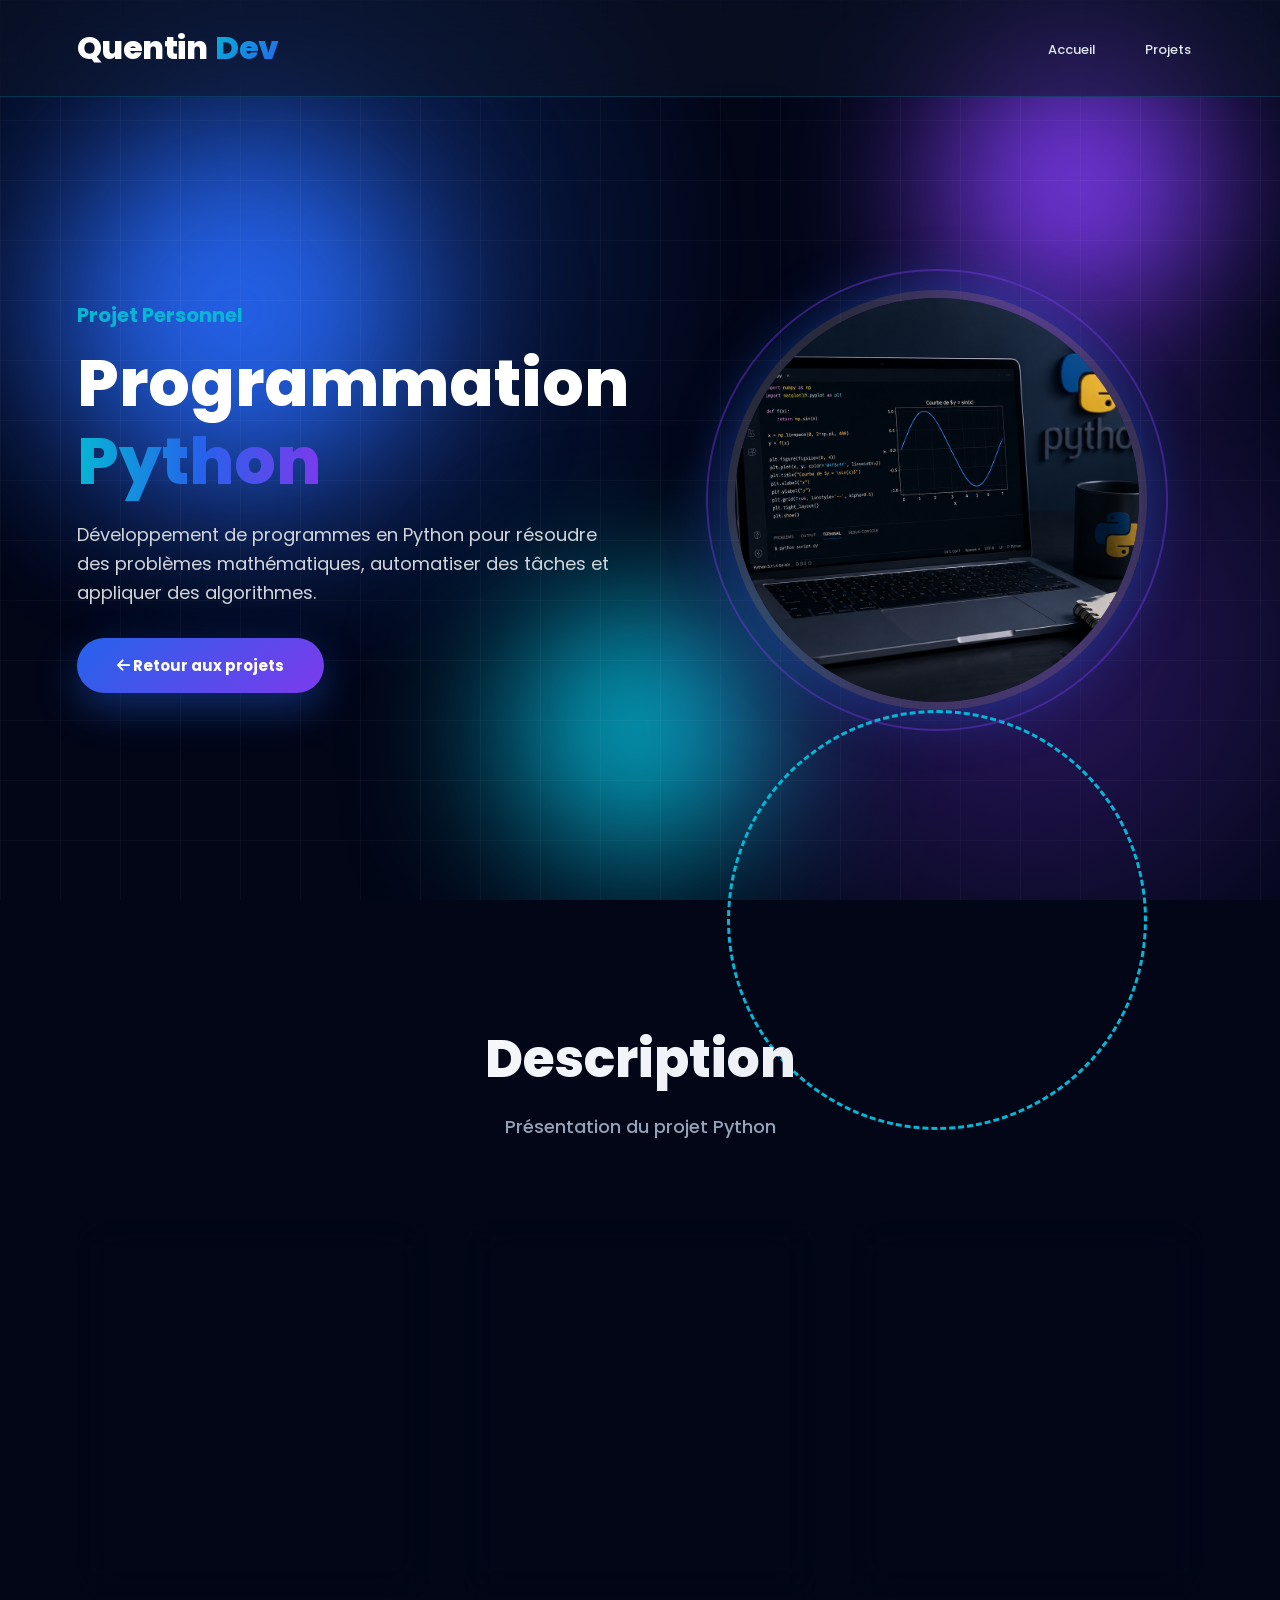
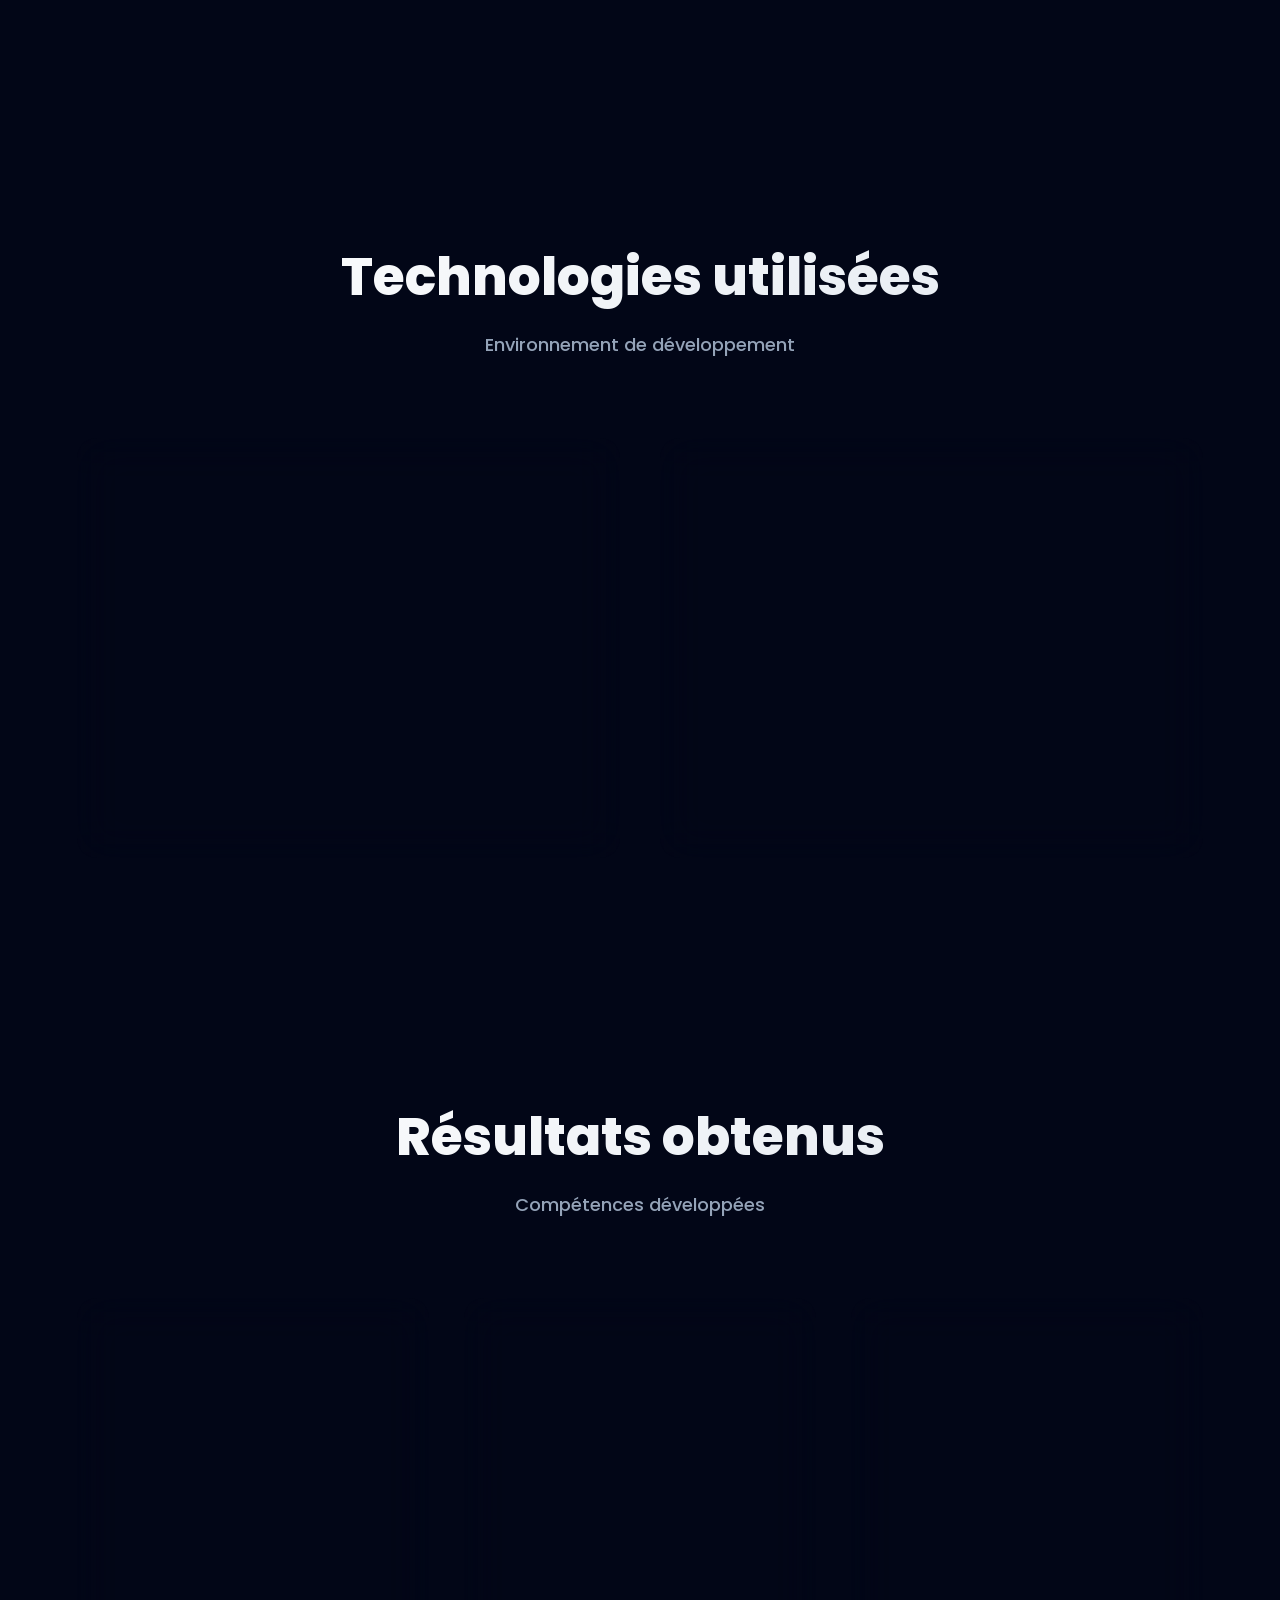
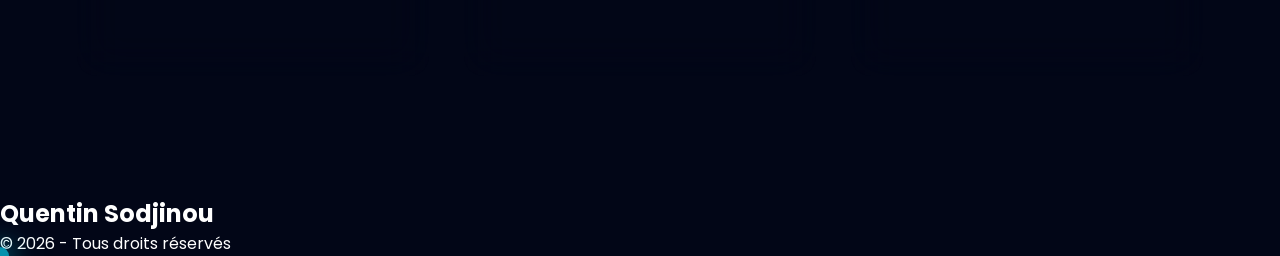
<file: python.html>
<!DOCTYPE html>
<html lang="fr">

<head>

<meta charset="UTF-8">

<meta name="viewport" content="width=device-width, initial-scale=1.0">

<title>Projet Python | Quentin Sodjinou</title>

<link rel="stylesheet" href="st.css">

<link rel="stylesheet"
href="https://cdnjs.cloudflare.com/ajax/libs/font-awesome/6.5.2/css/all.min.css">

</head>

<body>

<div class="background">

<span class="blob blob1"></span>
<span class="blob blob2"></span>
<span class="blob blob3"></span>

<div class="grid"></div>

</div>

<header>

<nav class="navbar">

<div class="logo">

Quentin<span>Dev</span>

</div>

<ul class="nav-links">

<li><a href="index.html">Accueil</a></li>

<li><a href="index.html">Projets</a></li>

</ul>

</nav>

</header>

<section class="hero">

<div class="hero-left">

<h4>Projet Personnel</h4>

<h1>

Programmation <span>Python</span>

</h1>

<p>

Développement de programmes en Python pour résoudre
des problèmes mathématiques, automatiser des tâches
et appliquer des algorithmes.

</p>

<a href="index.html#projets" class="btn">

<i class="fa-solid fa-arrow-left"></i>

Retour aux projets

</a>

</div>

<div class="hero-right">

<div class="photo">

<img src="python.jpg" alt="Projet Python">

<div class="circle"></div>

<div class="circle2"></div>

</div>

</div>

</section>

<section>

<div class="title">

<h2>Description</h2>

<p>Présentation du projet Python</p>

</div>

<div class="about-container">

<div class="about-card">

<i class="fa-solid fa-code"></i>

<h3>Objectif</h3>

<p>

Développer des scripts Python capables
de résoudre des problèmes mathématiques
et d'automatiser certaines opérations.

</p>

</div>

<div class="about-card">

<i class="fa-solid fa-terminal"></i>

<h3>Travaux réalisés</h3>

<p>

• Calculs numériques<br>
• Gestion de fichiers<br>
• Algorithmes<br>
• Fonctions Python<br>
• Exercices pratiques

</p>

</div>

<div class="about-card">

<i class="fa-solid fa-lightbulb"></i>

<h3>Compétences</h3>

<p>

Maîtrise des bases du langage Python,
des boucles, fonctions, listes,
dictionnaires et modules.

</p>

</div>

</div>

</section>

<section>

<div class="title">

<h2>Technologies utilisées</h2>

<p>Environnement de développement</p>

</div>

<div class="projects">

<div class="project-card">

<div class="project-info">

<h3>Langage</h3>

<p>

✔ Python 3<br>
✔ Algorithmes<br>
✔ Structures de données<br>
✔ Calcul scientifique

</p>

</div>

</div>

<div class="project-card">

<div class="project-info">

<h3>Logiciels</h3>

<p>

✔ VS Code<br>
✔ PyCharm<br>
✔ Jupyter Notebook<br>
✔ Git

</p>

</div>

</div>

</div>

</section>

<section>

<div class="title">

<h2>Résultats obtenus</h2>

<p>Compétences développées</p>

</div>

<div class="about-container">

<div class="about-card">

<i class="fa-solid fa-brain"></i>

<h3>Logique</h3>

<p>

Renforcement de la logique
algorithmique et de la résolution
de problèmes.

</p>

</div>

<div class="about-card">

<i class="fa-solid fa-robot"></i>

<h3>Automatisation</h3>

<p>

Création de scripts permettant
de simplifier plusieurs tâches
répétitives.

</p>

</div>

<div class="about-card">

<i class="fa-solid fa-award"></i>

<h3>Bilan</h3>

<p>

Ce projet m'a permis
de consolider mes bases
en programmation Python
et de préparer des projets
plus avancés.

</p>

</div>

</div>

</section>

<footer>

<div class="footer-content">

<h2>Quentin Sodjinou</h2>

<p>

© 2026 - Tous droits réservés

</p>

</div>

</footer>

<script src="sc.js"></script>

</body>

</html>
</file>
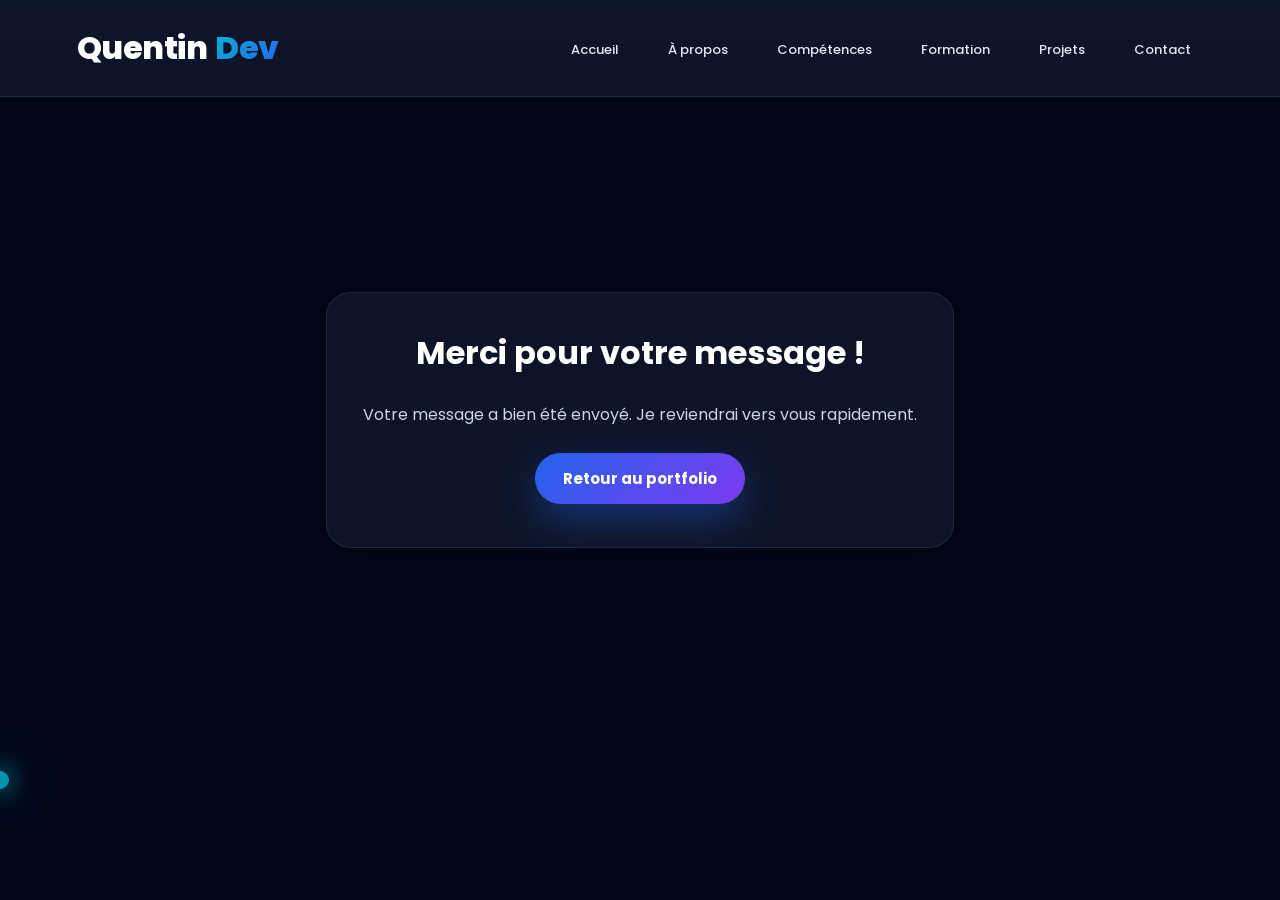
<file: remerciement.html>
<!DOCTYPE html>
<html lang="fr">

<head>
    <meta charset="UTF-8">
    <meta name="viewport" content="width=device-width, initial-scale=1.0">
    <title>Merci | Quentin Sodjinou</title>
    <link rel="stylesheet" href="st.css">
</head>

<body>
    <header>
        <nav class="navbar" aria-label="Navigation principale">
            <a href="index.html" class="logo">Quentin<span>Dev</span></a>
            <ul class="nav-links">
                <li><a href="index.html#accueil">Accueil</a></li>
                <li><a href="index.html#apropos">À propos</a></li>
                <li><a href="index.html#competences">Compétences</a></li>
                <li><a href="index.html#formation">Formation</a></li>
                <li><a href="index.html#projets">Projets</a></li>
                <li><a href="contact.html">Contact</a></li>
            </ul>
            <button class="menu-btn" type="button" aria-label="Ouvrir le menu">
                <i class="fa-solid fa-bars"></i>
            </button>
        </nav>
    </header>

    <main class="hero" style="min-height:calc(100vh - 120px); display:flex; align-items:center; justify-content:center; padding-top:140px;">
        <div style="text-align:center; max-width:680px; padding:36px; background:rgba(15,23,42,.9); border:1px solid rgba(255,255,255,.08); border-radius:24px; box-shadow:0 20px 60px rgba(0,0,0,.25);">
            <h1>Merci pour votre message !</h1>
            <p style="margin:24px 0; color:#cbd5e1; font-size:1rem; line-height:1.75;">
                Votre message a bien été envoyé. Je reviendrai vers vous rapidement.
            </p>
            <a href="index.html" class="btn" style="display:inline-block; padding:14px 28px;">Retour au portfolio</a>
        </div>
    </main>

    <script src="sc.js"></script>
</body>

</html>
</file>
<file: st.css>
@import url('https://fonts.googleapis.com/css2?family=Poppins:wght@300;400;500;600;700;800&display=swap');

*{
    margin:0;
    padding:0;
    box-sizing:border-box;
    scroll-behavior:smooth;
}

:root{
    --primary:#2563eb;
    --secondary:#7c3aed;
    --cyan:#06b6d4;
    --dark:#0f172a;
    --dark2:#1e293b;
    --white:#ffffff;
    --gray:#94a3b8;
    --glass:rgba(255,255,255,.08);
    --border:rgba(255,255,255,.15);
    --card-color:rgba(15,23,42,.7);
    --text-color:#e5e7eb;
    --input-bg:rgba(255,255,255,.08);
    --input-border:rgba(255,255,255,.12);
}

body{
    font-family:"Poppins",sans-serif;
    color:var(--white);
    background:#020617;
    overflow-x:hidden;
}

html{
    scroll-padding-top:140px;
}

/*================ BACKGROUND ================*/

.background{
    position:fixed;
    inset:0;
    z-index:-10;
    overflow:hidden;
}

.background::before{
    content:"";
    position:absolute;
    width:clamp(400px, 80vw, 900px);
    height:clamp(400px, 80vw, 900px);
    border-radius:50%;
    background:radial-gradient(circle,#2563eb55,transparent 70%);
    top:clamp(-200px, -20vw, -300px);
    left:clamp(-150px, -15vw, -250px);
}

.background::after{
    content:"";
    position:absolute;
    width:clamp(350px, 70vw, 800px);
    height:clamp(350px, 70vw, 800px);
    border-radius:50%;
    background:radial-gradient(circle,#7c3aed55,transparent 70%);
    bottom:clamp(-150px, -15vw, -250px);
    right:clamp(-150px, -15vw, -250px);
}

.grid{
    position:absolute;
    inset:0;
    background-image:
    linear-gradient(rgba(255,255,255,.03) 1px,transparent 1px),
    linear-gradient(90deg,rgba(255,255,255,.03) 1px,transparent 1px);
    background-size:60px 60px;
}

/*=============== BLOBS ===============*/

.blob{
    position:absolute;
    border-radius:50%;
    filter:blur(80px);
    animation:float 10s ease-in-out infinite;
}

.blob1{
    width:clamp(200px, 50vw, 350px);
    height:clamp(200px, 50vw, 350px);
    background:#2563eb;
    left:5%;
    top:15%;
}

.blob2{
    width:clamp(150px, 40vw, 280px);
    height:clamp(150px, 40vw, 280px);
    background:#7c3aed;
    right:5%;
    top:5%;
}

.blob3{
    width:clamp(120px, 35vw, 250px);
    height:clamp(120px, 35vw, 250px);
    background:#06b6d4;
    bottom:5%;
    left:40%;
}

@keyframes float{
    0%,100%{
        transform:translateY(0);
    }
    50%{
        transform:translateY(-40px);
    }
}

/*=============== LOADER ===============*/

#loader{
    position:fixed;
    inset:0;
    background:#020617;
    display:flex;
    justify-content:center;
    align-items:center;
    z-index:99999;
}

.spinner{
    width:clamp(50px, 15vw, 70px);
    height:clamp(50px, 15vw, 70px);
    border:6px solid rgba(255,255,255,.15);
    border-top:6px solid var(--cyan);
    border-radius:50%;
    animation:spin 1s linear infinite;
}

@keyframes spin{
    100%{
        transform:rotate(360deg);
    }
}

/*=============== NAVBAR ===============*/

header{
    position:fixed;
    top:0;
    left:0;
    width:100%;
    padding:clamp(14px, 4vw, 24px) clamp(5%, 6%, 8%);
    backdrop-filter:blur(20px);
    background:linear-gradient(180deg, rgba(15,23,42,.95) 0%, rgba(15,23,42,.85) 100%);
    border-bottom:1px solid rgba(6, 182, 212, 0.2);
    z-index:999;
    box-shadow:0 8px 32px rgba(0,0,0,0.3);
}

.navbar{
    display:flex;
    justify-content:space-between;
    align-items:center;
    flex-wrap:nowrap;
    gap:clamp(20px, 4vw, 35px);
    max-width:1200px;
    margin:0 auto;
    width:100%;
}

.logo{
    font-size:clamp(20px, 6vw, 32px);
    font-weight:800;
    color:#fff;
    text-decoration:none;
    display:flex;
    align-items:center;
    gap:8px;
    flex-shrink:0;
    letter-spacing:-0.5px;
}

.logo span{
    background:linear-gradient(135deg, #06b6d4, #2563eb);
    background-clip:text;
    -webkit-background-clip:text;
    -webkit-text-fill-color:transparent;
    font-weight:800;
}

.nav-links{
    display:flex;
    gap:clamp(8px, 2vw, 25px);
    list-style:none;
    align-items:center;
}

.nav-links a{
    color:#e2e8f0;
    text-decoration:none;
    font-weight:500;
    transition:.3s ease;
    font-size:clamp(11px, 2vw, 13px);
    padding:8px 12px;
    border-radius:8px;
    position:relative;
}

.nav-links a::after{
    content:'';
    position:absolute;
    bottom:0;
    left:50%;
    width:0;
    height:2px;
    background:linear-gradient(90deg, #06b6d4, #2563eb);
    transform:translateX(-50%);
    transition:.4s ease;
}

.nav-links a:hover{
    color:var(--cyan);
    background:rgba(6, 182, 212, 0.1);
}

.nav-links a:hover::after{
    width:80%;
}

.nav-links.active{
    transform:translateX(0);
    opacity:1;
    visibility:visible;
}

.menu-btn{
    display:none;
    font-size:24px;
    cursor:pointer;
    color:#fff;
    background:none;
    border:none;
    padding:8px;
}

/*==================================================
                HERO SECTION
==================================================*/

.hero{
    min-height:100vh;
    display:flex;
    justify-content:space-between;
    align-items:center;
    padding:clamp(120px, 18vw, 160px) clamp(5%, 6%, 8%) clamp(40px, 10vw, 80px);
    gap:clamp(30px, 5vw, 60px);
    flex-wrap:wrap;
    max-width:1400px;
    margin:0 auto;
    padding-top:clamp(140px, 20vw, 180px);
}

.hero-left{
    flex:1;
    min-width:280px;
    animation:fadeLeft 1s ease;
}

.hero-left h4{
    font-size:clamp(14px, 3vw, 20px);
    color:var(--cyan);
    margin-bottom:15px;
}

.hero-left h1{
    font-size:clamp(32px, 8vw, 65px);
    line-height:1.2;
    margin-bottom:20px;
    font-weight:800;
}

.hero-left h1 span{
    background:linear-gradient(90deg,#06b6d4,#2563eb,#7c3aed);
    background-clip:text;
    -webkit-background-clip:text;
    -webkit-text-fill-color:transparent;
}

.hero-left p{
    font-size:clamp(14px, 2.5vw, 18px);
    line-height:1.6;
    color:#d1d5db;
    max-width:620px;
    margin-bottom:30px;
}

/*=================== BUTTONS ===================*/

.hero-buttons{
    display:flex;
    gap:clamp(12px, 3vw, 20px);
    flex-wrap:wrap;
    width:fit-content;
    max-width:500px;
}

.btn{
    display:inline-block;
    padding:clamp(11px, 2.5vw, 16px) clamp(20px, 4vw, 40px);
    background:linear-gradient(135deg, #2563eb, #7c3aed);
    border-radius:50px;
    color:#fff;
    text-decoration:none;
    font-weight:700;
    transition:.4s cubic-bezier(0.4, 0, 0.2, 1);
    box-shadow:0 15px 40px rgba(37, 99, 235, 0.4);
    font-size:clamp(13px, 2.5vw, 15px);
    border:none;
    cursor:pointer;
    text-align:center;
    position:relative;
    overflow:hidden;
}

.btn::before{
    content:'';
    position:absolute;
    top:0;
    left:-100%;
    width:100%;
    height:100%;
    background:rgba(255,255,255,0.2);
    transition:.5s ease;
    z-index:-1;
}

.btn:hover{
    transform:translateY(-8px) scale(1.05);
    box-shadow:0 25px 50px rgba(37, 99, 235, 0.6);
}

.btn:hover::before{
    left:100%;
}

.btn2{
    display:inline-block;
    padding:clamp(11px, 2.5vw, 16px) clamp(20px, 4vw, 40px);
    border:2px solid #06b6d4;
    border-radius:50px;
    text-decoration:none;
    color:white;
    font-weight:700;
    transition:.4s cubic-bezier(0.4, 0, 0.2, 1);
    font-size:clamp(13px, 2.5vw, 15px);
    background:transparent;
    cursor:pointer;
    text-align:center;
    position:relative;
}

.btn2::after{
    content:'';
    position:absolute;
    top:0;
    left:0;
    width:100%;
    height:100%;
    background:#06b6d4;
    border-radius:50px;
    transform:scaleX(0);
    transform-origin:right;
    transition:.4s ease;
    z-index:-1;
}

.btn2:hover{
    color:#020617;
    transform:translateY(-8px) scale(1.05);
    box-shadow:0 15px 40px rgba(6, 182, 212, 0.3);
}

.btn2:hover::after{
    transform:scaleX(1);
    transform-origin:left;
}

/*=================== PHOTO ===================*/

.hero-right{
    flex:1;
    min-width:250px;
    display:flex;
    justify-content:center;
    align-items:center;
    animation:fadeRight 1s ease;
}

.photo{
    position:relative;
    width:clamp(200px, 90vw, 420px);
    height:clamp(200px, 90vw, 420px);
}

.photo img{
    width:100%;
    height:100%;
    object-fit:cover;
    border-radius:50%;
    border:clamp(4px, 1vw, 8px) solid rgba(255,255,255,.15);
    box-shadow:0 0 60px rgba(37,99,235,.45);
}

.circle{
    position:absolute;
    width:100%;
    height:100%;
    border-radius:50%;
    border:3px dashed #06b6d4;
    animation:rotate 15s linear infinite;
}

.circle2{
    position:absolute;
    width:110%;
    height:110%;
    left:-5%;
    top:-5%;
    border-radius:50%;
    border:clamp(1px, 0.5vw, 2px) solid rgba(124,58,237,.4);
    animation:rotateReverse 20s linear infinite;
}

@keyframes rotate{
    100%{
        transform:rotate(360deg);
    }
}

@keyframes rotateReverse{
    100%{
        transform:rotate(-360deg);
    }
}

/*=================== ABOUT ===================*/

section{
    padding:clamp(60px, 14vw, 120px) clamp(5%, 6%, 8%);
    max-width:1400px;
    margin:0 auto;
    scroll-margin-top:110px;
}

.title{
    text-align:center;
    margin-bottom:clamp(50px, 10vw, 80px);
    animation:fadeIn .8s ease;
}

.title h2{
    font-size:clamp(32px, 8vw, 52px);
    margin-bottom:15px;
    font-weight:800;
    background:linear-gradient(135deg, #fff, #e2e8f0);
    background-clip:text;
    -webkit-background-clip:text;
    -webkit-text-fill-color:transparent;
}

.title p{
    font-size:clamp(14px, 3vw, 18px);
    color:#94a3b8;
    font-weight:500;
}

.about-container{
    display:grid;
    grid-template-columns:repeat(auto-fit, minmax(clamp(280px, 85vw, 320px), 1fr));
    gap:clamp(25px, 5vw, 35px);
}

.about-card{
    background:linear-gradient(135deg, rgba(255,255,255,.08), rgba(6, 182, 212, 0.05));
    backdrop-filter:blur(20px);
    border:1px solid rgba(6, 182, 212, 0.15);
    border-radius:20px;
    padding:clamp(25px, 5vw, 45px);
    text-align:center;
    transition:.5s cubic-bezier(0.4, 0, 0.2, 1);
    position:relative;
    overflow:hidden;
}

.about-card::before{
    content:'';
    position:absolute;
    top:-50%;
    left:-50%;
    width:200%;
    height:200%;
    background:radial-gradient(circle, rgba(6, 182, 212, 0.1), transparent);
    opacity:0;
    transition:.5s ease;
}

.about-card:hover{
    transform:translateY(-15px) scale(1.02);
    border-color:rgba(6, 182, 212, 0.4);
    box-shadow:0 25px 50px rgba(6, 182, 212, 0.15), inset 0 1px 0 rgba(255,255,255,.1);
}

.about-card:hover::before{
    opacity:1;
}

.about-card i{
    font-size:clamp(40px, 12vw, 65px);
    margin-bottom:20px;
    background:linear-gradient(135deg, #06b6d4, #2563eb);
    background-clip:text;
    -webkit-background-clip:text;
    -webkit-text-fill-color:transparent;
    display:inline-block;
}

.about-card h3{
    margin-bottom:15px;
    font-size:clamp(18px, 5vw, 28px);
    font-weight:700;
}

.about-card p{
    line-height:1.8;
    color:#cbd5e1;
    font-size:clamp(13px, 2.5vw, 16px);
    font-weight:500;
}

/*=================== ANIMATIONS ===================*/

@keyframes fadeLeft{
    from{
        opacity:0;
        transform:translateX(-80px);
    }
    to{
        opacity:1;
        transform:translateX(0);
    }
}

@keyframes fadeRight{
    from{
        opacity:0;
        transform:translateX(80px);
    }
    to{
        opacity:1;
        transform:translateX(0);
    }
}

/*==================================================
            COMPÉTENCES
==================================================*/

.skills-container{
    max-width:900px;
    margin:auto;
    display:grid;
    gap:clamp(15px, 4vw, 30px);
}

.skill-box{
    background:rgba(255,255,255,.08);
    padding:clamp(15px, 4vw, 25px);
    border-radius:20px;
    backdrop-filter:blur(20px);
    border:1px solid rgba(255,255,255,.12);
    transition:.4s;
}

.skill-box:hover{
    transform:translateY(-8px);
    box-shadow:0 20px 40px rgba(0,0,0,.35);
}

.skill-box span{
    display:block;
    font-size:clamp(14px, 3vw, 18px);
    font-weight:600;
    margin-bottom:15px;
}

.progress{
    width:100%;
    height:clamp(8px, 2vw, 14px);
    background:rgba(255,255,255,.12);
    border-radius:30px;
    overflow:hidden;
}

.progress-bar{
    height:100%;
    border-radius:30px;
    display:flex;
    justify-content:flex-end;
    align-items:center;
    padding-right:clamp(6px, 2vw, 12px);
    font-size:clamp(10px, 1.8vw, 13px);
    font-weight:600;
    color:#fff;
    background:linear-gradient(90deg,#06b6d4,#2563eb,#7c3aed);
    animation:progress 2s ease;
}

.html{ width:95%; }
.css{ width:90%; }
.js{ width:80%; }
.java{ width:75%; }
.python{ width:70%; }
.office{ width:90%; }

@keyframes progress{
    from{
        width:0;
    }
}

/*==================================================
                TIMELINE
==================================================*/

.timeline{
    max-width:900px;
    margin:auto;
    position:relative;
}

.timeline::before{
    content:'';
    position:absolute;
    left:50%;
    top:0;
    width:2px;
    height:100%;
    background:linear-gradient(180deg, #06b6d4, #2563eb, #7c3aed);
    transform:translateX(-50%);
    border-radius:10px;
}

.timeline-item{
    position:relative;
    margin-bottom:clamp(35px, 7vw, 60px);
}

.timeline-item:nth-child(odd){
    margin-left:0;
    margin-right:50%;
    text-align:right;
    padding-right:clamp(25px, 5vw, 45px);
}

.timeline-item:nth-child(even){
    margin-left:50%;
    margin-right:0;
    padding-left:clamp(25px, 5vw, 45px);
}

.timeline-dot{
    position:absolute;
    width:clamp(16px, 3vw, 24px);
    height:clamp(16px, 3vw, 24px);
    border-radius:50%;
    background:#06b6d4;
    top:clamp(8px, 2vw, 12px);
    right:-50%;
    transform:translateX(50%);
    box-shadow:0 0 30px rgba(6, 182, 212, 0.6), inset 0 0 10px rgba(255,255,255,0.2);
    border:3px solid #020617;
    transition:.3s ease;
}

.timeline-item:hover .timeline-dot{
    transform:translateX(50%) scale(1.3);
    box-shadow:0 0 40px rgba(6, 182, 212, 0.8);
}

.timeline-item:nth-child(even) .timeline-dot{
    right:auto;
    left:-50%;
    transform:translateX(-50%);
}

.timeline-item:nth-child(even):hover .timeline-dot{
    transform:translateX(-50%) scale(1.3);
}

.timeline-content{
    background:linear-gradient(135deg, rgba(255,255,255,.05), rgba(6, 182, 212, 0.03));
    padding:clamp(18px, 5vw, 32px);
    border-radius:15px;
    backdrop-filter:blur(20px);
    border:1px solid rgba(6, 182, 212, 0.2);
    transition:.4s cubic-bezier(0.4, 0, 0.2, 1);
}

.timeline-content:hover{
    transform:scale(1.04);
    border-color:rgba(6, 182, 212, 0.5);
    box-shadow:0 15px 40px rgba(6, 182, 212, 0.15);
}

.timeline-content h3{
    color:#06b6d4;
    margin-bottom:10px;
    font-size:clamp(16px, 4vw, 26px);
    font-weight:800;
}

.timeline-content h4{
    margin-bottom:12px;
    font-size:clamp(14px, 3.5vw, 24px);
    font-weight:700;
    color:#e2e8f0;
}

.timeline-content p{
    line-height:1.8;
    color:#cbd5e1;
    font-size:clamp(12px, 2.5vw, 15px);
    font-weight:500;
}

/*==================================================
                PROJETS
==================================================*/

#projets{
    scroll-margin-top:140px;
}

.projects{
    display:grid;
    grid-template-columns:repeat(auto-fit, minmax(clamp(300px, 90vw, 350px), 1fr));
    gap:clamp(25px, 5vw, 40px);
    align-items:stretch;
}

.project-card{
    min-height:420px;
}

.project-card{
    background:linear-gradient(135deg, rgba(255,255,255,.06), rgba(37, 99, 235, 0.03));
    border-radius:20px;
    overflow:hidden;
    backdrop-filter:blur(20px);
    border:1px solid rgba(6, 182, 212, 0.15);
    transition:.6s cubic-bezier(0.4, 0, 0.2, 1);
    display:flex;
    flex-direction:column;
    position:relative;
    height:100%;
    box-shadow:0 10px 30px rgba(0,0,0,0.2);
}

.project-card::before{
    content:'';
    position:absolute;
    top:0;
    left:-100%;
    width:100%;
    height:100%;
    background:linear-gradient(90deg, transparent, rgba(6, 182, 212, 0.1), transparent);
    transition:.8s ease;
    z-index:1;
}

.project-card:hover{
    transform:translateY(-20px) scale(1.02);
    border-color:rgba(6, 182, 212, 0.4);
    box-shadow:0 30px 60px rgba(6, 182, 212, 0.2);
}

.project-card:hover::before{
    left:100%;
}

.project-card img{
    width:100%;
    height:clamp(160px, 45vw, 280px);
    object-fit:cover;
    transition:.6s ease;
    position:relative;
    z-index:2;
}

.project-card:hover img{
    transform:scale(1.12) rotate(1deg);
    filter:brightness(1.1);
}

.project-info{
    padding:clamp(18px, 5vw, 32px);
    display:flex;
    flex-direction:column;
    flex:1;
    position:relative;
    z-index:2;
}

.project-info h3{
    font-size:clamp(18px, 5vw, 28px);
    margin-bottom:12px;
    font-weight:700;
    background:linear-gradient(135deg, #fff, #e2e8f0);
    background-clip:text;
    -webkit-background-clip:text;
    -webkit-text-fill-color:transparent;
}

.project-info p{
    line-height:1.7;
    color:#cbd5e1;
    margin-bottom:15px;
    font-size:clamp(13px, 2.5vw, 16px);
    flex:1;
    font-weight:500;
}

.project-info .btn{
    display:inline-block;
    padding:clamp(10px, 2.5vw, 14px) clamp(18px, 4vw, 30px);
    font-size:clamp(12px, 2vw, 14px);
    margin-top:auto;
}

/* ============== BADGES POUR PROJETS ============== */

.badge-container{
    display:flex;
    flex-wrap:wrap;
    gap:clamp(8px, 2vw, 12px);
    margin:12px 0;
}

.badge{
    display:inline-block;
    padding:clamp(5px, 1.2vw, 7px) clamp(10px, 2.5vw, 14px);
    background:rgba(6, 182, 212, 0.12);
    border:1.5px solid #06b6d4;
    border-radius:25px;
    color:#06b6d4;
    font-weight:700;
    font-size:clamp(10px, 2vw, 12px);
    white-space:nowrap;
    transition:.3s cubic-bezier(0.4, 0, 0.2, 1);
    text-transform:capitalize;
    letter-spacing:0.3px;
}

.badge:hover{
    background:#06b6d4;
    color:#020617;
    transform:scale(1.08) translateY(-2px);
    box-shadow:0 8px 20px rgba(6, 182, 212, 0.3);
}

.badge.primary{
    border-color:#2563eb;
    color:#2563eb;
    background:rgba(37, 99, 235, 0.12);
}

.badge.primary:hover{
    background:#2563eb;
    color:#fff;
    box-shadow:0 8px 20px rgba(37, 99, 235, 0.3);
}

.badge.secondary{
    border-color:#7c3aed;
    color:#7c3aed;
    background:rgba(124, 58, 237, 0.12);
}

.badge.secondary:hover{
    background:#7c3aed;
    color:#fff;
    box-shadow:0 8px 20px rgba(124, 58, 237, 0.3);
}

/* Animation des sections */

.hidden{
    opacity:0;
    transform:translateY(70px);
    transition:1s;
}

.show{
    opacity:1;
    transform:translateY(0);
}

/* Curseur lumineux */

.cursor-light{
    position:fixed;
    width:18px;
    height:18px;
    border-radius:50%;
    background:#06b6d4;
    pointer-events:none;
    transform:translate(-50%,-50%);
    box-shadow:0 0 25px #06b6d4,
    0 0 50px #06b6d4;
    z-index:9999;
    opacity:.8;
}

/*==================== AVIS ====================*/

#contact{
    position:relative;
}

#contact::before{
    content:'';
    position:absolute;
    inset:0;
    background:linear-gradient(135deg, rgba(6,182,212,.08), transparent 70%);
    border-radius:36px;
    pointer-events:none;
}

#avis{
    padding:clamp(80px, 12vw, 100px) clamp(5%, 6%, 8%);
    background:linear-gradient(180deg, rgba(2,10,29,.92), rgba(3,22,54,.88));
    border:1px solid rgba(6,182,212,.18);
    border-radius:35px;
    box-shadow:0 35px 80px rgba(0,0,0,.45);
    position:relative;
    overflow:hidden;
}

#avis::before{
    content:'';
    position:absolute;
    width:420px;
    height:420px;
    border-radius:50%;
    background:radial-gradient(circle, rgba(6,182,212,.18), transparent 60%);
    top:-120px;
    right:-120px;
    filter:blur(50px);
}

.contact-grid{
    display:grid;
    grid-template-columns:1fr 1.15fr;
    gap:clamp(24px, 3vw, 40px);
    align-items:start;
    position:relative;
    z-index:1;
}

.contact-info{
    display:grid;
    gap:20px;
}

.contact-card{
    padding:24px 26px;
    border-radius:22px;
    background:linear-gradient(135deg, rgba(255,255,255,.08), rgba(6,182,212,.04));
    border:1px solid rgba(255,255,255,.12);
    box-shadow:0 18px 45px rgba(0,0,0,.16);
    backdrop-filter:blur(18px);
    transition:.35s ease;
}

.contact-card:hover{
    transform:translateY(-6px);
    border-color:rgba(6,182,212,.3);
}

.contact-card i{
    display:inline-flex;
    align-items:center;
    justify-content:center;
    width:56px;
    height:56px;
    border-radius:18px;
    background:rgba(6,182,212,.12);
    color:var(--cyan);
    font-size:1.25rem;
    margin-bottom:18px;
}

.contact-card h3{
    margin-bottom:10px;
    font-size:1.15rem;
    color:#fff;
}

.contact-card p{
    color:#cbd5e1;
    line-height:1.8;
}

.contact-socials{
    display:flex;
    flex-wrap:wrap;
    gap:14px;
}

.contact-socials a{
    width:58px;
    height:58px;
    border-radius:16px;
    display:inline-flex;
    align-items:center;
    justify-content:center;
    background:rgba(255,255,255,.06);
    border:1px solid rgba(255,255,255,.12);
    color:var(--text-color);
    transition:.3s ease;
}

.contact-socials a:hover{
    background:linear-gradient(135deg, rgba(6,182,212,.95), rgba(37,99,235,.95));
    color:#fff;
    transform:translateY(-4px);
}

.contact-panel{
    display:flex;
    flex-direction:column;
    gap:24px;
    padding:28px;
    border-radius:26px;
    background:linear-gradient(145deg, rgba(255,255,255,.07), rgba(6,182,212,.04));
    border:1px solid rgba(255,255,255,.12);
    box-shadow:0 25px 60px rgba(0,0,0,.16);
    backdrop-filter:blur(18px);
}

.contact-panel__intro h3{
    font-size:clamp(28px, 4vw, 34px);
    margin-bottom:12px;
}

.contact-panel__intro p{
    color:#cbd5e1;
    line-height:1.8;
    max-width:620px;
}

#avis .title{
    text-align:center;
    margin-bottom:40px;
    position:relative;
    z-index:1;
}

.review-form{
    max-width:100%;
    margin:0;
    display:flex;
    flex-direction:column;
    gap:16px;
    background:rgba(255,255,255,.04);
    padding:clamp(20px, 2.8vw, 28px);
    border-radius:22px;
    border:1px solid rgba(255,255,255,.12);
    box-shadow:0 20px 45px rgba(0,0,0,.12);
    backdrop-filter:blur(16px);
    position:relative;
    z-index:1;
}

.review-form input,
.review-form select,
.review-form textarea{
    width:100%;
    padding:clamp(13px, 2.3vw, 16px);
    border:1px solid var(--input-border);
    border-radius:14px;
    background:rgba(255,255,255,.08);
    color:var(--text-color);
    font-size:clamp(14px, 2vw, 16px);
    outline:none;
    transition:.3s ease;
    box-shadow: inset 0 1px 2px rgba(255,255,255,.05);
}

.review-form input:hover,
.review-form select:hover,
.review-form textarea:hover{
    border-color:rgba(6,182,212,.3);
}

.review-form input:focus,
.review-form select:focus,
.review-form textarea:focus{
    border-color:var(--cyan);
    box-shadow:0 0 18px rgba(6,182,212,.2);
    background:rgba(255,255,255,.12);
}

.review-form select{
    appearance:none;
    background-image:url("data:image/svg+xml,%3Csvg xmlns='http://www.w3.org/2000/svg' width='12' height='7'%3E%3Cpath fill='%23e2e8f0' d='M6 7L0 0h12z'/%3E%3C/svg%3E");
    background-repeat:no-repeat;
    background-position:right 18px center;
    background-size:12px 7px;
}

.review-form textarea{
    resize:vertical;
    min-height:170px;
}

.review-form .btn{
    padding:clamp(13px, 2.3vw, 16px) clamp(20px, 4vw, 24px);
    border:none;
    border-radius:16px;
    background:linear-gradient(135deg, #06b6d4, #2563eb);
    color:#fff;
    font-size:clamp(14px, 2.3vw, 16px);
    font-weight:700;
    cursor:pointer;
    transition:.35s ease;
    box-shadow:0 14px 35px rgba(6,182,212,.22);
}

.review-form .btn:hover{
    background:linear-gradient(135deg, #2563eb, #7c3aed);
    transform:translateY(-4px);
    box-shadow:0 22px 55px rgba(37,99,235,.3);
}

.review-form .btn:active{
    transform:translateY(-2px);
}

.review-form::after{
    content:'';
    position:absolute;
    width:200px;
    height:200px;
    border-radius:50%;
    background:rgba(124,58,237,.18);
    bottom:-80px;
    left:-80px;
    filter:blur(40px);
    z-index:-1;
}

.footer-socials{
    display:flex;
    justify-content:center;
    align-items:center;
    gap:clamp(15px, 3vw, 25px);
    margin:30px 0;
    flex-wrap:wrap;
}

.footer-socials a{
    width:clamp(50px, 12vw, 70px);
    height:clamp(50px, 12vw, 70px);
    border-radius:50%;
    display:flex;
    justify-content:center;
    align-items:center;
    text-decoration:none;
    background:#1f1f1f;
    color:#fff;
    font-size:clamp(20px, 5vw, 32px);
    transition:0.3s ease;
}

.footer-socials a:hover{
    transform:translateY(-8px) scale(1.15);
    background:#00bcd4;
    color:#fff;
    box-shadow:0 10px 25px rgba(0,188,212,.4);
}

/* ===================================================
   RESPONSIVE DESIGN - IMAGES ET CONTENEURS
=================================================== */

img,
video {
    max-width: 100%;
    height: auto;
    display: block;
}

html {
    scroll-behavior: smooth;
}

body {
    overflow-x: hidden;
}

/* Animation d'apparition */
@keyframes fadeIn{
    from{
        opacity:0;
        transform:translateY(20px);
    }
    to{
        opacity:1;
        transform:translateY(0);
    }
}

/* ===========================
   TABLETTES ET PETITS ÉCRANS (≤1200px)
=========================== */

@media (max-width:1200px){
    .projects{
        grid-template-columns:repeat(2, minmax(0, 1fr));
    }

    .hero{
        padding-top:clamp(120px, 18vw, 150px);
    }

    .contact-grid{
        grid-template-columns:1fr;
    }

    .contact-info{
        grid-template-columns:repeat(2, minmax(0, 1fr));
    }
}

/* ===========================
   TABLETTES (≤1024px)
=========================== */

@media (max-width:1024px){
    .navbar{
        gap:16px;
    }

    .menu-btn{
        display:block;
    }

    .nav-links{
        position:fixed;
        top:0;
        right:0;
        height:100vh;
        width:min(300px, 100%);
        padding:100px 24px 24px;
        flex-direction:column;
        align-items:flex-start;
        justify-content:flex-start;
        gap:18px;
        background:rgba(15,23,42,0.97);
        backdrop-filter:blur(24px);
        transform:translateX(100%);
        transition:transform .3s ease, opacity .3s ease;
        opacity:0;
        visibility:hidden;
        z-index:998;
    }

    .nav-links a{
        width:100%;
        padding:12px 16px;
        border-radius:12px;
    }

    .hero{
        flex-direction:column;
        text-align:center;
        padding-top:clamp(110px, 16vw, 140px);
        gap:clamp(24px, 6vw, 40px);
    }

    .hero-left,
    .hero-right{
        width:100%;
        min-width:0;
    }

    .hero-left{
        display:flex;
        flex-direction:column;
        align-items:center;
    }

    .hero-left p{
        max-width:680px;
    }

    .hero-buttons{
        justify-content:center;
        width:100%;
    }

    .photo{
        width:min(320px, 70vw);
        height:min(320px, 70vw);
    }

    .projects{
        grid-template-columns:1fr 1fr;
    }

    .about-container{
        grid-template-columns:1fr 1fr;
    }
}

/* ===========================
   SMARTPHONES ET PETITES TABLETTES (≤768px)
=========================== */

@media (max-width:768px){
    header{
        padding:clamp(12px, 3vw, 16px) clamp(4%, 5%, 6%);
    }

    .navbar{
        gap:12px;
    }

    .hero{
        padding:clamp(100px, 16vw, 130px) clamp(4%, 5%, 6%) clamp(30px, 8vw, 50px);
    }

    .hero-left h1{
        font-size:clamp(28px, 7vw, 42px);
    }

    .hero-left p{
        font-size:clamp(13px, 2.2vw, 15px);
    }

    .hero-buttons{
        gap:12px;
        flex-direction:column;
        align-items:stretch;
    }

    .projects,
    .about-container{
        grid-template-columns:1fr;
        gap:25px;
    }

    .timeline-item:nth-child(odd),
    .timeline-item:nth-child(even){
        margin-left:0;
        margin-right:0;
        padding:15px 25px;
        width:100%;
        text-align:center;
    }

    .timeline-dot{
        right:auto;
        left:50%;
        transform:translateX(-50%);
        top:-18px;
    }

    .timeline::before{
        left:50%;
        transform:translateX(-50%);
    }

    .contact-info{
        grid-template-columns:1fr;
    }

    .contact-card,
    .contact-panel,
    .review-form{
        padding:20px;
    }

    button,
    .btn,
    .btn2{
        width:100%;
    }
}

/* ===========================
   SMARTPHONES (≤480px)
=========================== */

@media (max-width:480px){
    body{
        font-size:13px;
    }

    section{
        padding:clamp(40px, 8vw, 60px) clamp(4%, 5%, 6%);
    }

    header{
        padding:clamp(10px, 2vw, 14px) clamp(3%, 4%, 5%);
    }

    .navbar{
        gap:12px;
    }

    .logo{
        font-size:clamp(16px, 5vw, 22px);
    }

    .menu-btn{
        display:block !important;
        font-size:22px;
    }

    .hero{
        padding:clamp(90px, 15vw, 120px) clamp(3%, 4%, 5%) clamp(30px, 8vw, 50px);
        gap:clamp(20px, 4vw, 30px);
    }

    .hero-left h1{
        font-size:clamp(24px, 7vw, 32px);
    }

    .hero-left p{
        font-size:clamp(12px, 2vw, 14px);
        margin-bottom:15px;
    }

    .btn,
    .btn2{
        width:100%;
        padding:10px 15px;
        font-size:clamp(11px, 2vw, 12px);
    }

    .photo{
        width:min(240px, 82vw);
        height:min(240px, 82vw);
    }

    .title h2{
        font-size:clamp(24px, 6vw, 32px);
    }

    .about-container{
        gap:15px;
    }

    .about-card{
        padding:clamp(15px, 4vw, 25px);
    }

    .about-card i{
        font-size:clamp(30px, 8vw, 45px);
    }

    .badge{
        font-size:clamp(9px, 1.8vw, 10px);
        padding:3px 8px;
    }

    input,
    textarea,
    select,
    button{
        width:100%;
        font-size:16px;
    }

    .review-form{
        padding:clamp(15px, 4vw, 25px);
        gap:15px;
    }

    .footer-socials{
        gap:12px;
    }

    .footer-socials a{
        width:48px;
        height:48px;
        font-size:20px;
    }
}
</file>
